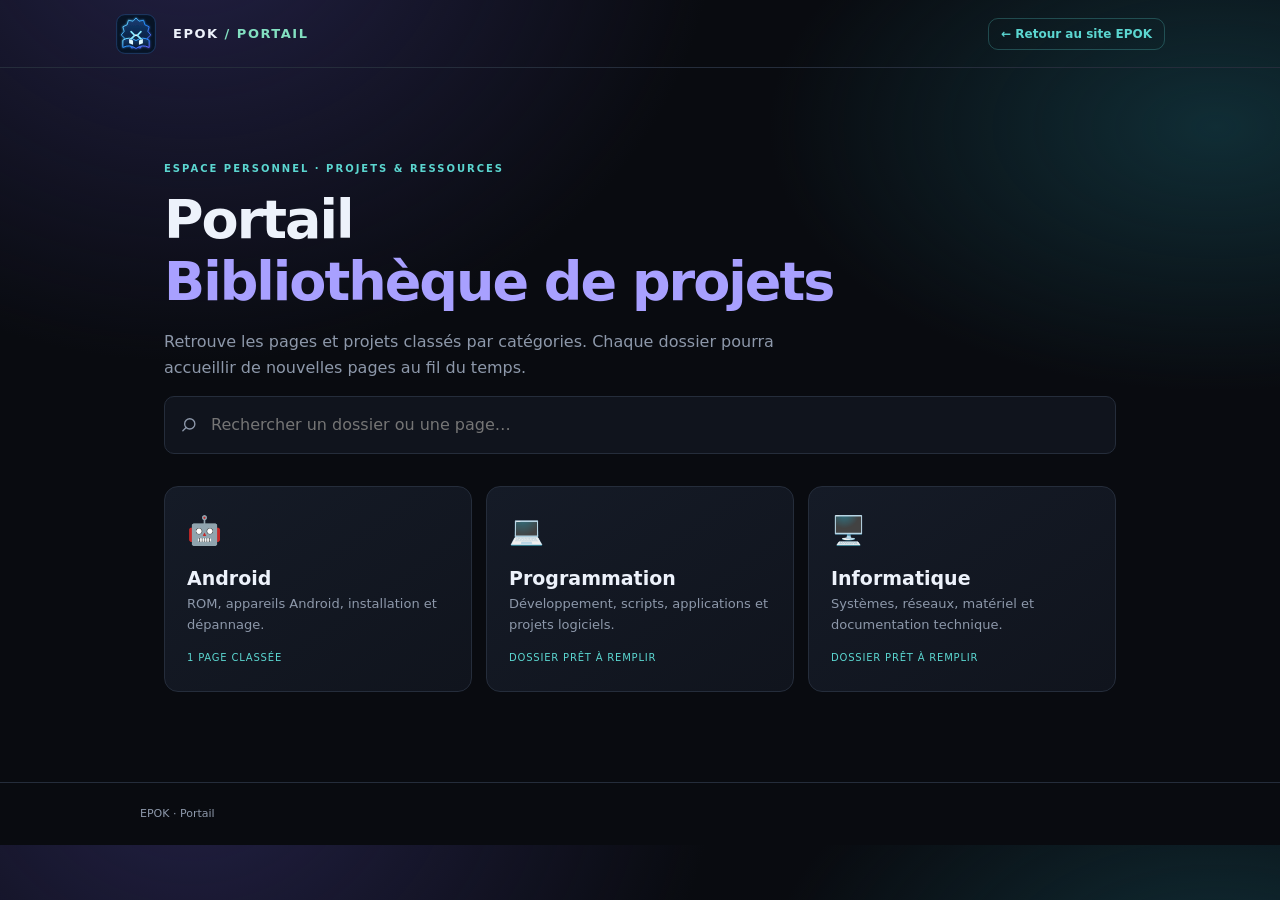
<file: index.html>
<!doctype html><html lang="fr"><head><meta charset="utf-8"><meta name="viewport" content="width=device-width,initial-scale=1"><link rel="icon" type="image/svg+xml" href="assets/epok-favicon.svg"><meta name="theme-color" content="#0b1220"><meta name="description" content="Espace de classement des projets et pages EPOK."><title>Portail · EPOK</title><style>

:root{--bg:#090b10;--panel:#10141d;--line:#252d3b;--txt:#edf2fb;--muted:#8d98aa;--mint:#5bd6d0;--blue:#a8a0ff}*{box-sizing:border-box}body{margin:0;background:radial-gradient(ellipse at 15% -10%,#222044 0,transparent 34%),radial-gradient(ellipse at 95% 15%,#102d35 0,transparent 26%),var(--bg);color:var(--txt);font:16px/1.6 Inter,ui-sans-serif,system-ui,-apple-system,Segoe UI,sans-serif}.top{height:68px;padding:0 max(calc((100vw - 1050px)/2),24px);display:flex;align-items:center;justify-content:space-between;border-bottom:1px solid var(--line)}.back-home{font:600 12px Inter,ui-sans-serif,system-ui,-apple-system,Segoe UI,sans-serif;color:var(--mint);padding:8px 12px;border:1px solid #5bd6d044;border-radius:10px;transition:.2s}.back-home:hover{background:#5bd6d012;border-color:var(--mint)}a{color:inherit;text-decoration:none}.brand{font:700 13px Inter,ui-sans-serif,system-ui,-apple-system,Segoe UI,sans-serif;letter-spacing:1.5px}.logo{display:inline-grid;place-items:center;background:var(--mint);color:#10251f;width:29px;height:29px;border-radius:8px;margin-right:9px}.logo-img{width:42px;height:42px;object-fit:contain;margin-right:10px;vertical-align:middle}main{max-width:1000px;margin:auto;padding:45px 24px 90px}.crumb{font-size:13px;color:var(--muted)}.crumb a{color:var(--mint)}.eyebrow{font-size:10px;letter-spacing:2px;color:var(--mint);font-weight:700;margin-top:48px}h1{font:700 clamp(34px,6vw,54px)/1.15 Inter,ui-sans-serif,system-ui,-apple-system,Segoe UI,sans-serif;letter-spacing:-2px;margin:12px 0}.lead{color:var(--muted);max-width:680px}.grid{display:grid;grid-template-columns:repeat(auto-fit,minmax(230px,1fr));gap:14px;margin-top:32px}.card{display:block;padding:22px;background:linear-gradient(145deg,#151b27,#10141d);border:1px solid var(--line);border-radius:14px;min-height:155px;transition:.2s}.card:hover{border-color:var(--mint);transform:translateY(-2px)}.ico{font-size:28px}.card h2{font:600 19px Inter,ui-sans-serif,system-ui,-apple-system,Segoe UI,sans-serif;margin:13px 0 5px}.card p{font-size:13px;color:var(--muted);margin:0}.tag{display:inline-block;margin-top:15px;font-size:10px;color:var(--mint);letter-spacing:.8px;text-transform:uppercase}.search{position:relative;max-width:650px;margin-top:28px}.search input{width:100%;padding:15px 18px 15px 46px;border:1px solid var(--line);border-radius:10px;background:#10141d;color:var(--txt);font:inherit;outline:none}.search input:focus{border-color:var(--mint)}.search .search-icon{position:absolute;left:16px;top:50%;transform:translateY(-50%);width:18px;height:18px;color:var(--muted);display:block;pointer-events:none}.empty{display:none;color:var(--muted);padding:18px;border:1px dashed var(--line);border-radius:10px;margin-top:15px}footer{border-top:1px solid var(--line);padding:22px max(calc((100vw - 1000px)/2),24px);color:var(--muted);font-size:11px}
</style></head><body><header class="top"><a class="brand" href="./"><img class="logo-img" src="assets/epok-logo.svg" alt="EPOK"> EPOK <span style="color:#83e0c1">/ PORTAIL</span></a><a class="back-home" href="https://epokdotexe.github.io/epok/">← Retour au site EPOK</a></header><main><div class="eyebrow">ESPACE PERSONNEL · PROJETS & RESSOURCES</div><h1>Portail<br><span style="color:var(--blue)">Bibliothèque de projets</span></h1><p class="lead">Retrouve les pages et projets classés par catégories. Chaque dossier pourra accueillir de nouvelles pages au fil du temps.</p><label class="search"><svg class="search-icon" viewBox="0 0 24 24" aria-hidden="true" focusable="false"><circle cx="13" cy="10.5" r="6.8" fill="none" stroke="currentColor" stroke-width="1.8"/><path d="m8.2 15.3-4.4 4.4" fill="none" stroke="currentColor" stroke-width="1.8" stroke-linecap="round"/></svg><input id="q" type="search" placeholder="Rechercher un dossier ou une page…" aria-label="Rechercher"></label><div class="grid" id="grid"><a class="card item" href="android/"><span class="ico">🤖</span><h2>Android</h2><p>ROM, appareils Android, installation et dépannage.</p><span class="tag">1 page classée</span></a><a class="card item" href="programmation/"><span class="ico">💻</span><h2>Programmation</h2><p>Développement, scripts, applications et projets logiciels.</p><span class="tag">Dossier prêt à remplir</span></a><a class="card item" href="informatique/"><span class="ico">🖥️</span><h2>Informatique</h2><p>Systèmes, réseaux, matériel et documentation technique.</p><span class="tag">Dossier prêt à remplir</span></a></div><p class="empty" id="empty">Aucun dossier trouvé.</p></main><footer>EPOK · Portail</footer><script>const q=document.getElementById('q'),items=[...document.querySelectorAll('.item')],empty=document.getElementById('empty');q.addEventListener('input',()=>{let n=0;const v=q.value.toLocaleLowerCase('fr').trim();items.forEach(x=>{const ok=x.innerText.toLocaleLowerCase('fr').includes(v);x.style.display=ok?'block':'none';if(ok)n++});empty.style.display=n?'none':'block'});</script></body></html>
</file>
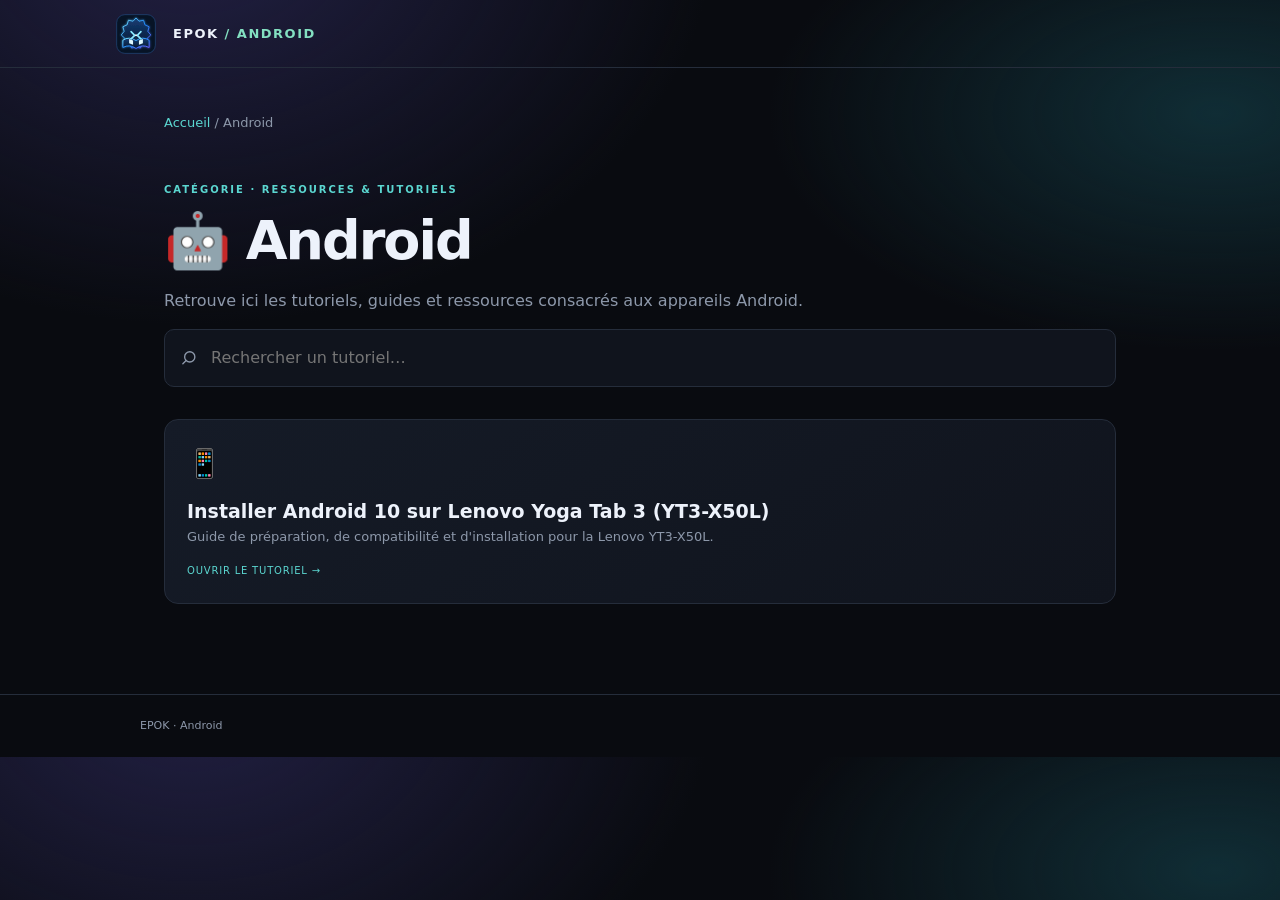
<file: android/index.html>
<!doctype html>
<html lang="fr"><head><meta charset="utf-8"><meta name="viewport" content="width=device-width,initial-scale=1"><link rel="icon" type="image/svg+xml" href="../assets/epok-logo.svg"><meta name="theme-color" content="#0b1220"><meta name="description" content="Retrouve ici les tutoriels, guides et ressources consacrés aux appareils Android."><title>Android · EPOK</title><style>:root{--bg:#090b10;--panel:#10141d;--line:#252d3b;--txt:#edf2fb;--muted:#8d98aa;--mint:#5bd6d0;--blue:#a8a0ff}
*{box-sizing:border-box}body{margin:0;background:radial-gradient(ellipse at 15% -10%,#222044 0,transparent 34%),radial-gradient(ellipse at 95% 15%,#102d35 0,transparent 26%),var(--bg);color:var(--txt);font:16px/1.6 Inter,ui-sans-serif,system-ui,-apple-system,Segoe UI,sans-serif}
.top{height:68px;padding:0 max(calc((100vw - 1050px)/2),24px);display:flex;align-items:center;border-bottom:1px solid var(--line)}
a{color:inherit;text-decoration:none}.brand{font:700 13px Inter,ui-sans-serif,system-ui,-apple-system,Segoe UI,sans-serif;letter-spacing:1.5px}
.logo{display:inline-grid;place-items:center;background:var(--mint);color:#10251f;width:29px;height:29px;border-radius:8px;margin-right:9px}
.logo-img{width:42px;height:42px;object-fit:contain;margin-right:10px;vertical-align:middle}main{max-width:1000px;margin:auto;padding:45px 24px 90px}.crumb{font-size:13px;color:var(--muted)}.crumb a{color:var(--mint)}
.eyebrow{font-size:10px;letter-spacing:2px;color:var(--mint);font-weight:700;margin-top:48px}
h1{font:700 clamp(34px,6vw,54px)/1.15 Inter,ui-sans-serif,system-ui,-apple-system,Segoe UI,sans-serif;letter-spacing:-2px;margin:12px 0}
.lead{color:var(--muted);max-width:680px}
.grid{display:grid;grid-template-columns:repeat(auto-fit,minmax(230px,1fr));gap:14px;margin-top:32px}
.card{display:block;padding:22px;background:linear-gradient(145deg,#151b27,#10141d);border:1px solid var(--line);border-radius:14px;min-height:155px;transition:.2s}
.card:hover{border-color:var(--mint);transform:translateY(-2px)}.ico{font-size:28px}
.card h2{font:600 19px Inter,ui-sans-serif,system-ui,-apple-system,Segoe UI,sans-serif;margin:13px 0 5px}.card p{font-size:13px;color:var(--muted);margin:0}
.tag{display:inline-block;margin-top:15px;font-size:10px;color:var(--mint);letter-spacing:.8px;text-transform:uppercase}
.search{position:relative;max-width:650px;margin-top:28px}.search input{width:100%;padding:15px 18px 15px 46px;border:1px solid var(--line);border-radius:10px;background:#10141d;color:var(--txt);font:inherit;outline:none}
.search input:focus{border-color:var(--mint)}.search .search-icon{position:absolute;left:16px;top:50%;transform:translateY(-50%);width:18px;height:18px;color:var(--muted);display:block;pointer-events:none}
.empty{display:none;color:var(--muted);padding:18px;border:1px dashed var(--line);border-radius:10px;margin-top:15px}
footer{border-top:1px solid var(--line);padding:22px max(calc((100vw - 1000px)/2),24px);color:var(--muted);font-size:11px}</style></head>
<body><header class="top"><a class="brand" href="../"><img class="logo-img" src="../assets/epok-logo.svg" alt="EPOK"> EPOK <span style="color:#83e0c1">/ ANDROID</span></a></header>
<main><div class="crumb"><a href="../">Accueil</a> / Android</div><div class="eyebrow">CATÉGORIE · RESSOURCES & TUTORIELS</div><h1>🤖 Android</h1><p class="lead">Retrouve ici les tutoriels, guides et ressources consacrés aux appareils Android.</p>
<label class="search"><svg class="search-icon" viewBox="0 0 24 24" aria-hidden="true" focusable="false"><circle cx="13" cy="10.5" r="6.8" fill="none" stroke="currentColor" stroke-width="1.8"/><path d="m8.2 15.3-4.4 4.4" fill="none" stroke="currentColor" stroke-width="1.8" stroke-linecap="round"/></svg><input id="q" type="search" placeholder="Rechercher un tutoriel…" aria-label="Rechercher un tutoriel"></label>
<div class="grid" id="grid"><a class="card item" href="install_android-10_on_lenovo_YT3-X50L"><span class="ico">📱</span><h2>Installer Android 10 sur Lenovo Yoga Tab 3 (YT3-X50L)</h2><p>Guide de préparation, de compatibilité et d'installation pour la Lenovo YT3-X50L.</p><span class="tag">Ouvrir le tutoriel →</span></a></div><p class="empty" id="empty">Aucun résultat trouvé.</p></main><footer>EPOK · Android</footer>
<script>const q=document.getElementById('q'),items=[...document.querySelectorAll('.item')],empty=document.getElementById('empty');q.addEventListener('input',()=>{let n=0;const v=q.value.toLocaleLowerCase('fr').trim();items.forEach(x=>{const ok=x.innerText.toLocaleLowerCase('fr').includes(v);x.style.display=ok?'block':'none';if(ok)n++});empty.style.display=n?'none':'block'});</script></body></html>
</file>
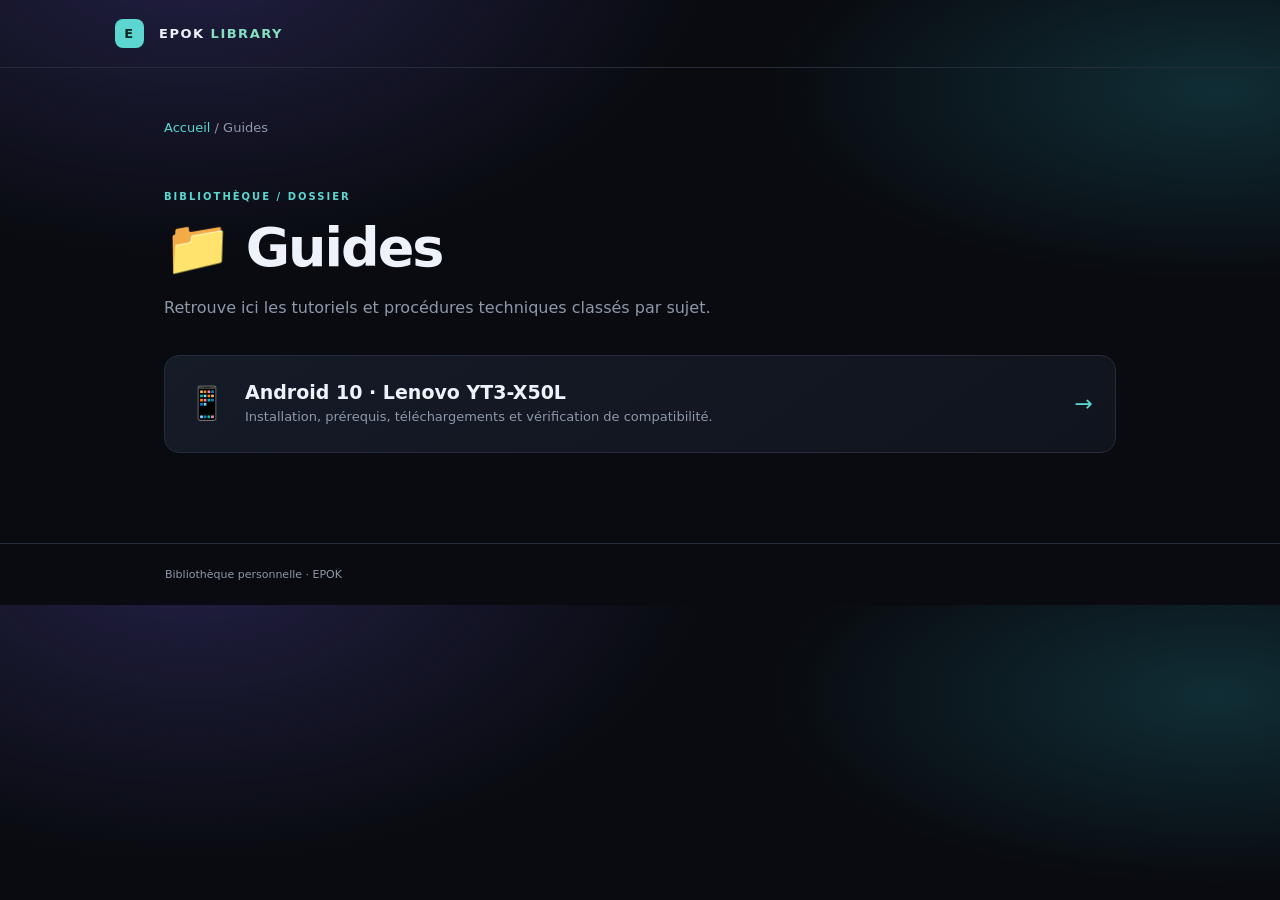
<file: guides/index.html>
<!doctype html>
<html lang="fr"><head><meta charset="utf-8"><meta name="viewport" content="width=device-width,initial-scale=1"><meta name="theme-color" content="#10141d"><meta name="description" content="Dossier des guides techniques."><title>Guides · Bibliothèque</title>
<style>
:root{--bg:#090b10;--panel:#10141d;--line:#252d3b;--txt:#edf2fb;--muted:#8d98aa;--mint:#5bd6d0;--blue:#a8a0ff}*{box-sizing:border-box}body{margin:0;background:radial-gradient(ellipse at 15% -10%,#222044 0,transparent 34%),radial-gradient(ellipse at 95% 15%,#102d35 0,transparent 26%),var(--bg);color:var(--txt);font:16px/1.6 Inter,ui-sans-serif,system-ui,-apple-system,Segoe UI,sans-serif}.top{height:68px;padding:0 max(calc((100vw - 1050px)/2),24px);display:flex;align-items:center;border-bottom:1px solid var(--line)}a{color:inherit;text-decoration:none}.brand{font:700 13px Inter,ui-sans-serif,system-ui,-apple-system,Segoe UI,sans-serif;letter-spacing:1.5px}.logo{display:inline-grid;place-items:center;background:var(--mint);color:#10251f;width:29px;height:29px;border-radius:8px;margin-right:9px}main{max-width:1000px;margin:auto;padding:50px 24px 90px}.crumb{font-size:13px;color:var(--muted)}.crumb a{color:var(--mint)}.eyebrow{font-size:10px;letter-spacing:2px;color:var(--mint);font-weight:700;margin-top:50px}h1{font:700 clamp(34px,6vw,54px)/1.15 Inter,ui-sans-serif,system-ui,-apple-system,Segoe UI,sans-serif;letter-spacing:-2px;margin:12px 0}.lead{color:var(--muted);max-width:650px}.folder{margin-top:35px;padding:22px;background:linear-gradient(145deg,#151b27,#10141d);border:1px solid var(--line);border-radius:15px;display:flex;gap:18px;align-items:center;transition:.2s}.folder:hover{border-color:var(--mint);transform:translateY(-2px)}.folder-icon{font-size:32px}.folder h2{font:600 19px Inter,ui-sans-serif,system-ui,-apple-system,Segoe UI,sans-serif;margin:0}.folder p{margin:4px 0 0;color:var(--muted);font-size:13px}.arrow{margin-left:auto;color:var(--mint);font-size:22px}footer{border-top:1px solid var(--line);padding:22px max(calc((100vw - 950px)/2),24px);color:var(--muted);font-size:11px}
</style></head><body><header class="top"><a class="brand" href="../../"><span class="logo">E</span> EPOK <span style="color:#83e0c1">LIBRARY</span></a></header><main><div class="crumb"><a href="../../">Accueil</a> / Guides</div><div class="eyebrow">BIBLIOTHÈQUE / DOSSIER</div><h1>📁 Guides</h1><p class="lead">Retrouve ici les tutoriels et procédures techniques classés par sujet.</p><a class="folder" href="android-10-lenovo-yt3-x50l/"><span class="folder-icon">📱</span><div><h2>Android 10 · Lenovo YT3-X50L</h2><p>Installation, prérequis, téléchargements et vérification de compatibilité.</p></div><span class="arrow">→</span></a></main><footer>Bibliothèque personnelle · EPOK</footer></body></html>
</file>
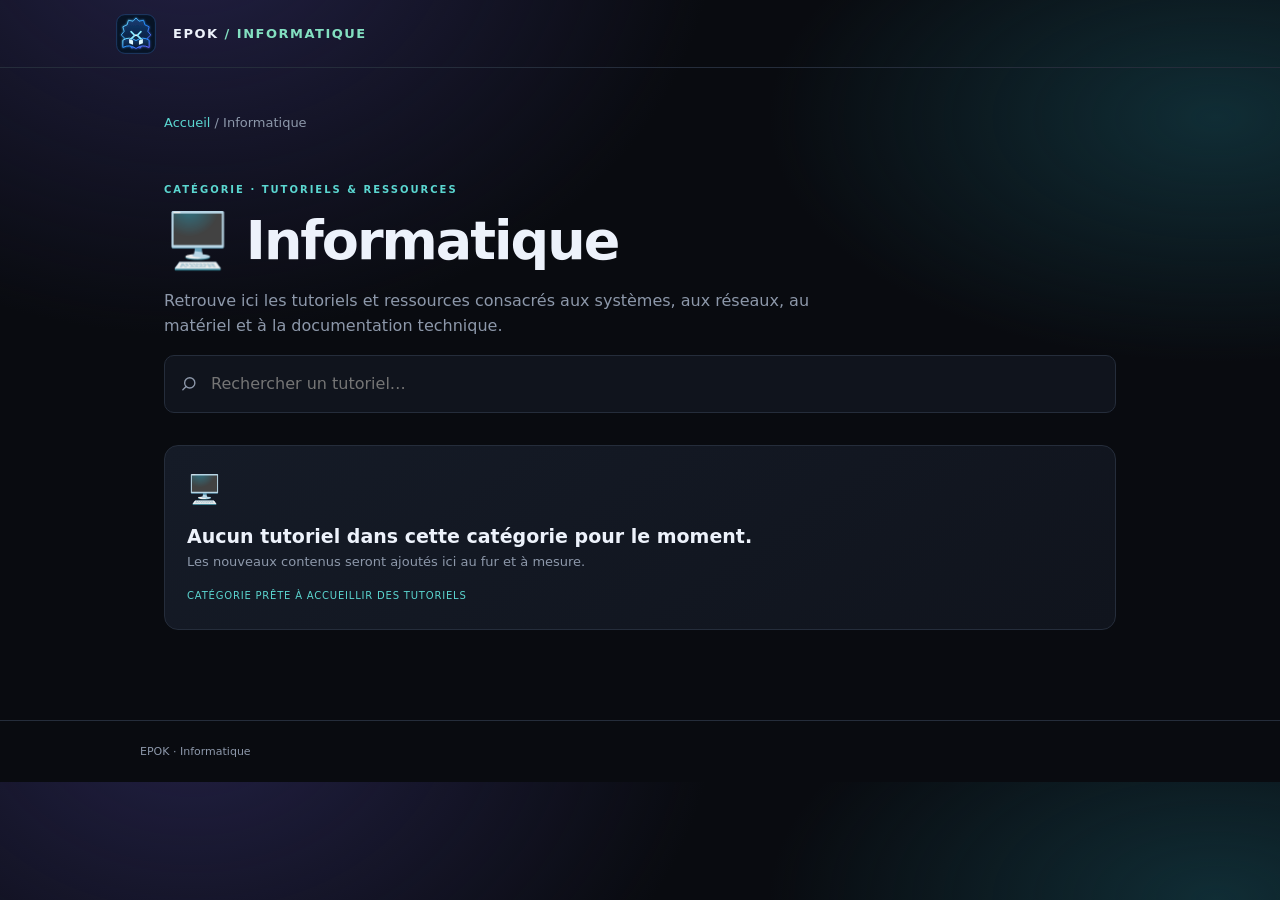
<file: informatique/index.html>
<!doctype html>
<html lang="fr"><head><meta charset="utf-8"><meta name="viewport" content="width=device-width,initial-scale=1"><link rel="icon" type="image/svg+xml" href="../assets/epok-logo.svg"><meta name="theme-color" content="#0b1220"><meta name="description" content="Retrouve ici les tutoriels et ressources consacrés aux systèmes, aux réseaux, au matériel et à la documentation technique."><title>Informatique · EPOK</title><style>:root{--bg:#090b10;--panel:#10141d;--line:#252d3b;--txt:#edf2fb;--muted:#8d98aa;--mint:#5bd6d0;--blue:#a8a0ff}
*{box-sizing:border-box}body{margin:0;background:radial-gradient(ellipse at 15% -10%,#222044 0,transparent 34%),radial-gradient(ellipse at 95% 15%,#102d35 0,transparent 26%),var(--bg);color:var(--txt);font:16px/1.6 Inter,ui-sans-serif,system-ui,-apple-system,Segoe UI,sans-serif}
.top{height:68px;padding:0 max(calc((100vw - 1050px)/2),24px);display:flex;align-items:center;border-bottom:1px solid var(--line)}
a{color:inherit;text-decoration:none}.brand{font:700 13px Inter,ui-sans-serif,system-ui,-apple-system,Segoe UI,sans-serif;letter-spacing:1.5px}
.logo{display:inline-grid;place-items:center;background:var(--mint);color:#10251f;width:29px;height:29px;border-radius:8px;margin-right:9px}
.logo-img{width:42px;height:42px;object-fit:contain;margin-right:10px;vertical-align:middle}main{max-width:1000px;margin:auto;padding:45px 24px 90px}.crumb{font-size:13px;color:var(--muted)}.crumb a{color:var(--mint)}
.eyebrow{font-size:10px;letter-spacing:2px;color:var(--mint);font-weight:700;margin-top:48px}
h1{font:700 clamp(34px,6vw,54px)/1.15 Inter,ui-sans-serif,system-ui,-apple-system,Segoe UI,sans-serif;letter-spacing:-2px;margin:12px 0}
.lead{color:var(--muted);max-width:680px}
.grid{display:grid;grid-template-columns:repeat(auto-fit,minmax(230px,1fr));gap:14px;margin-top:32px}
.card{display:block;padding:22px;background:linear-gradient(145deg,#151b27,#10141d);border:1px solid var(--line);border-radius:14px;min-height:155px;transition:.2s}
.card:hover{border-color:var(--mint);transform:translateY(-2px)}.ico{font-size:28px}
.card h2{font:600 19px Inter,ui-sans-serif,system-ui,-apple-system,Segoe UI,sans-serif;margin:13px 0 5px}.card p{font-size:13px;color:var(--muted);margin:0}
.tag{display:inline-block;margin-top:15px;font-size:10px;color:var(--mint);letter-spacing:.8px;text-transform:uppercase}
.search{position:relative;max-width:650px;margin-top:28px}.search input{width:100%;padding:15px 18px 15px 46px;border:1px solid var(--line);border-radius:10px;background:#10141d;color:var(--txt);font:inherit;outline:none}
.search input:focus{border-color:var(--mint)}.search .search-icon{position:absolute;left:16px;top:50%;transform:translateY(-50%);width:18px;height:18px;color:var(--muted);display:block;pointer-events:none}
.empty{display:none;color:var(--muted);padding:18px;border:1px dashed var(--line);border-radius:10px;margin-top:15px}
footer{border-top:1px solid var(--line);padding:22px max(calc((100vw - 1000px)/2),24px);color:var(--muted);font-size:11px}</style></head>
<body><header class="top"><a class="brand" href="../"><img class="logo-img" src="../assets/epok-logo.svg" alt="EPOK"> EPOK <span style="color:#83e0c1">/ INFORMATIQUE</span></a></header>
<main><div class="crumb"><a href="../">Accueil</a> / Informatique</div><div class="eyebrow">CATÉGORIE · TUTORIELS & RESSOURCES</div><h1>🖥️ Informatique</h1><p class="lead">Retrouve ici les tutoriels et ressources consacrés aux systèmes, aux réseaux, au matériel et à la documentation technique.</p>
<label class="search"><svg class="search-icon" viewBox="0 0 24 24" aria-hidden="true" focusable="false"><circle cx="13" cy="10.5" r="6.8" fill="none" stroke="currentColor" stroke-width="1.8"/><path d="m8.2 15.3-4.4 4.4" fill="none" stroke="currentColor" stroke-width="1.8" stroke-linecap="round"/></svg><input id="q" type="search" placeholder="Rechercher un tutoriel…" aria-label="Rechercher un tutoriel"></label>
<div class="grid" id="grid"><div class="card item"><span class="ico">🖥️</span><h2>Aucun tutoriel dans cette catégorie pour le moment.</h2><p>Les nouveaux contenus seront ajoutés ici au fur et à mesure.</p><span class="tag">Catégorie prête à accueillir des tutoriels</span></div></div><p class="empty" id="empty">Aucun résultat trouvé.</p></main><footer>EPOK · Informatique</footer>
<script>const q=document.getElementById('q'),items=[...document.querySelectorAll('.item')],empty=document.getElementById('empty');q.addEventListener('input',()=>{let n=0;const v=q.value.toLocaleLowerCase('fr').trim();items.forEach(x=>{const ok=x.innerText.toLocaleLowerCase('fr').includes(v);x.style.display=ok?'block':'none';if(ok)n++});empty.style.display=n?'none':'block'});</script></body></html>
</file>
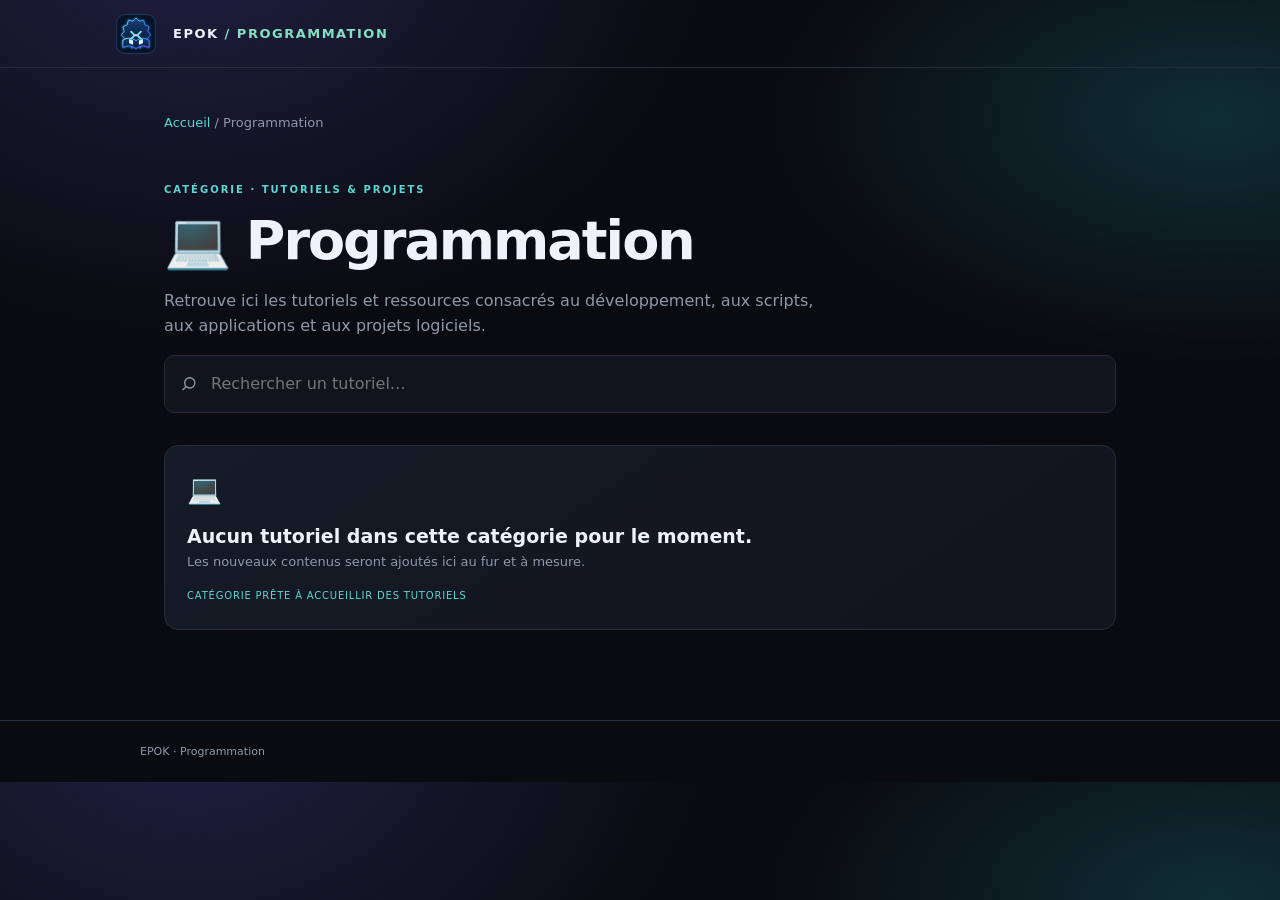
<file: programmation/index.html>
<!doctype html>
<html lang="fr"><head><meta charset="utf-8"><meta name="viewport" content="width=device-width,initial-scale=1"><link rel="icon" type="image/svg+xml" href="../assets/epok-logo.svg"><meta name="theme-color" content="#0b1220"><meta name="description" content="Retrouve ici les tutoriels et ressources consacrés au développement, aux scripts, aux applications et aux projets logiciels."><title>Programmation · EPOK</title><style>:root{--bg:#090b10;--panel:#10141d;--line:#252d3b;--txt:#edf2fb;--muted:#8d98aa;--mint:#5bd6d0;--blue:#a8a0ff}
*{box-sizing:border-box}body{margin:0;background:radial-gradient(ellipse at 15% -10%,#222044 0,transparent 34%),radial-gradient(ellipse at 95% 15%,#102d35 0,transparent 26%),var(--bg);color:var(--txt);font:16px/1.6 Inter,ui-sans-serif,system-ui,-apple-system,Segoe UI,sans-serif}
.top{height:68px;padding:0 max(calc((100vw - 1050px)/2),24px);display:flex;align-items:center;border-bottom:1px solid var(--line)}
a{color:inherit;text-decoration:none}.brand{font:700 13px Inter,ui-sans-serif,system-ui,-apple-system,Segoe UI,sans-serif;letter-spacing:1.5px}
.logo{display:inline-grid;place-items:center;background:var(--mint);color:#10251f;width:29px;height:29px;border-radius:8px;margin-right:9px}
.logo-img{width:42px;height:42px;object-fit:contain;margin-right:10px;vertical-align:middle}main{max-width:1000px;margin:auto;padding:45px 24px 90px}.crumb{font-size:13px;color:var(--muted)}.crumb a{color:var(--mint)}
.eyebrow{font-size:10px;letter-spacing:2px;color:var(--mint);font-weight:700;margin-top:48px}
h1{font:700 clamp(34px,6vw,54px)/1.15 Inter,ui-sans-serif,system-ui,-apple-system,Segoe UI,sans-serif;letter-spacing:-2px;margin:12px 0}
.lead{color:var(--muted);max-width:680px}
.grid{display:grid;grid-template-columns:repeat(auto-fit,minmax(230px,1fr));gap:14px;margin-top:32px}
.card{display:block;padding:22px;background:linear-gradient(145deg,#151b27,#10141d);border:1px solid var(--line);border-radius:14px;min-height:155px;transition:.2s}
.card:hover{border-color:var(--mint);transform:translateY(-2px)}.ico{font-size:28px}
.card h2{font:600 19px Inter,ui-sans-serif,system-ui,-apple-system,Segoe UI,sans-serif;margin:13px 0 5px}.card p{font-size:13px;color:var(--muted);margin:0}
.tag{display:inline-block;margin-top:15px;font-size:10px;color:var(--mint);letter-spacing:.8px;text-transform:uppercase}
.search{position:relative;max-width:650px;margin-top:28px}.search input{width:100%;padding:15px 18px 15px 46px;border:1px solid var(--line);border-radius:10px;background:#10141d;color:var(--txt);font:inherit;outline:none}
.search input:focus{border-color:var(--mint)}.search .search-icon{position:absolute;left:16px;top:50%;transform:translateY(-50%);width:18px;height:18px;color:var(--muted);display:block;pointer-events:none}
.empty{display:none;color:var(--muted);padding:18px;border:1px dashed var(--line);border-radius:10px;margin-top:15px}
footer{border-top:1px solid var(--line);padding:22px max(calc((100vw - 1000px)/2),24px);color:var(--muted);font-size:11px}</style></head>
<body><header class="top"><a class="brand" href="../"><img class="logo-img" src="../assets/epok-logo.svg" alt="EPOK"> EPOK <span style="color:#83e0c1">/ PROGRAMMATION</span></a></header>
<main><div class="crumb"><a href="../">Accueil</a> / Programmation</div><div class="eyebrow">CATÉGORIE · TUTORIELS & PROJETS</div><h1>💻 Programmation</h1><p class="lead">Retrouve ici les tutoriels et ressources consacrés au développement, aux scripts, aux applications et aux projets logiciels.</p>
<label class="search"><svg class="search-icon" viewBox="0 0 24 24" aria-hidden="true" focusable="false"><circle cx="13" cy="10.5" r="6.8" fill="none" stroke="currentColor" stroke-width="1.8"/><path d="m8.2 15.3-4.4 4.4" fill="none" stroke="currentColor" stroke-width="1.8" stroke-linecap="round"/></svg><input id="q" type="search" placeholder="Rechercher un tutoriel…" aria-label="Rechercher un tutoriel"></label>
<div class="grid" id="grid"><div class="card item"><span class="ico">💻</span><h2>Aucun tutoriel dans cette catégorie pour le moment.</h2><p>Les nouveaux contenus seront ajoutés ici au fur et à mesure.</p><span class="tag">Catégorie prête à accueillir des tutoriels</span></div></div><p class="empty" id="empty">Aucun résultat trouvé.</p></main><footer>EPOK · Programmation</footer>
<script>const q=document.getElementById('q'),items=[...document.querySelectorAll('.item')],empty=document.getElementById('empty');q.addEventListener('input',()=>{let n=0;const v=q.value.toLocaleLowerCase('fr').trim();items.forEach(x=>{const ok=x.innerText.toLocaleLowerCase('fr').includes(v);x.style.display=ok?'block':'none';if(ok)n++});empty.style.display=n?'none':'block'});</script></body></html>
</file>
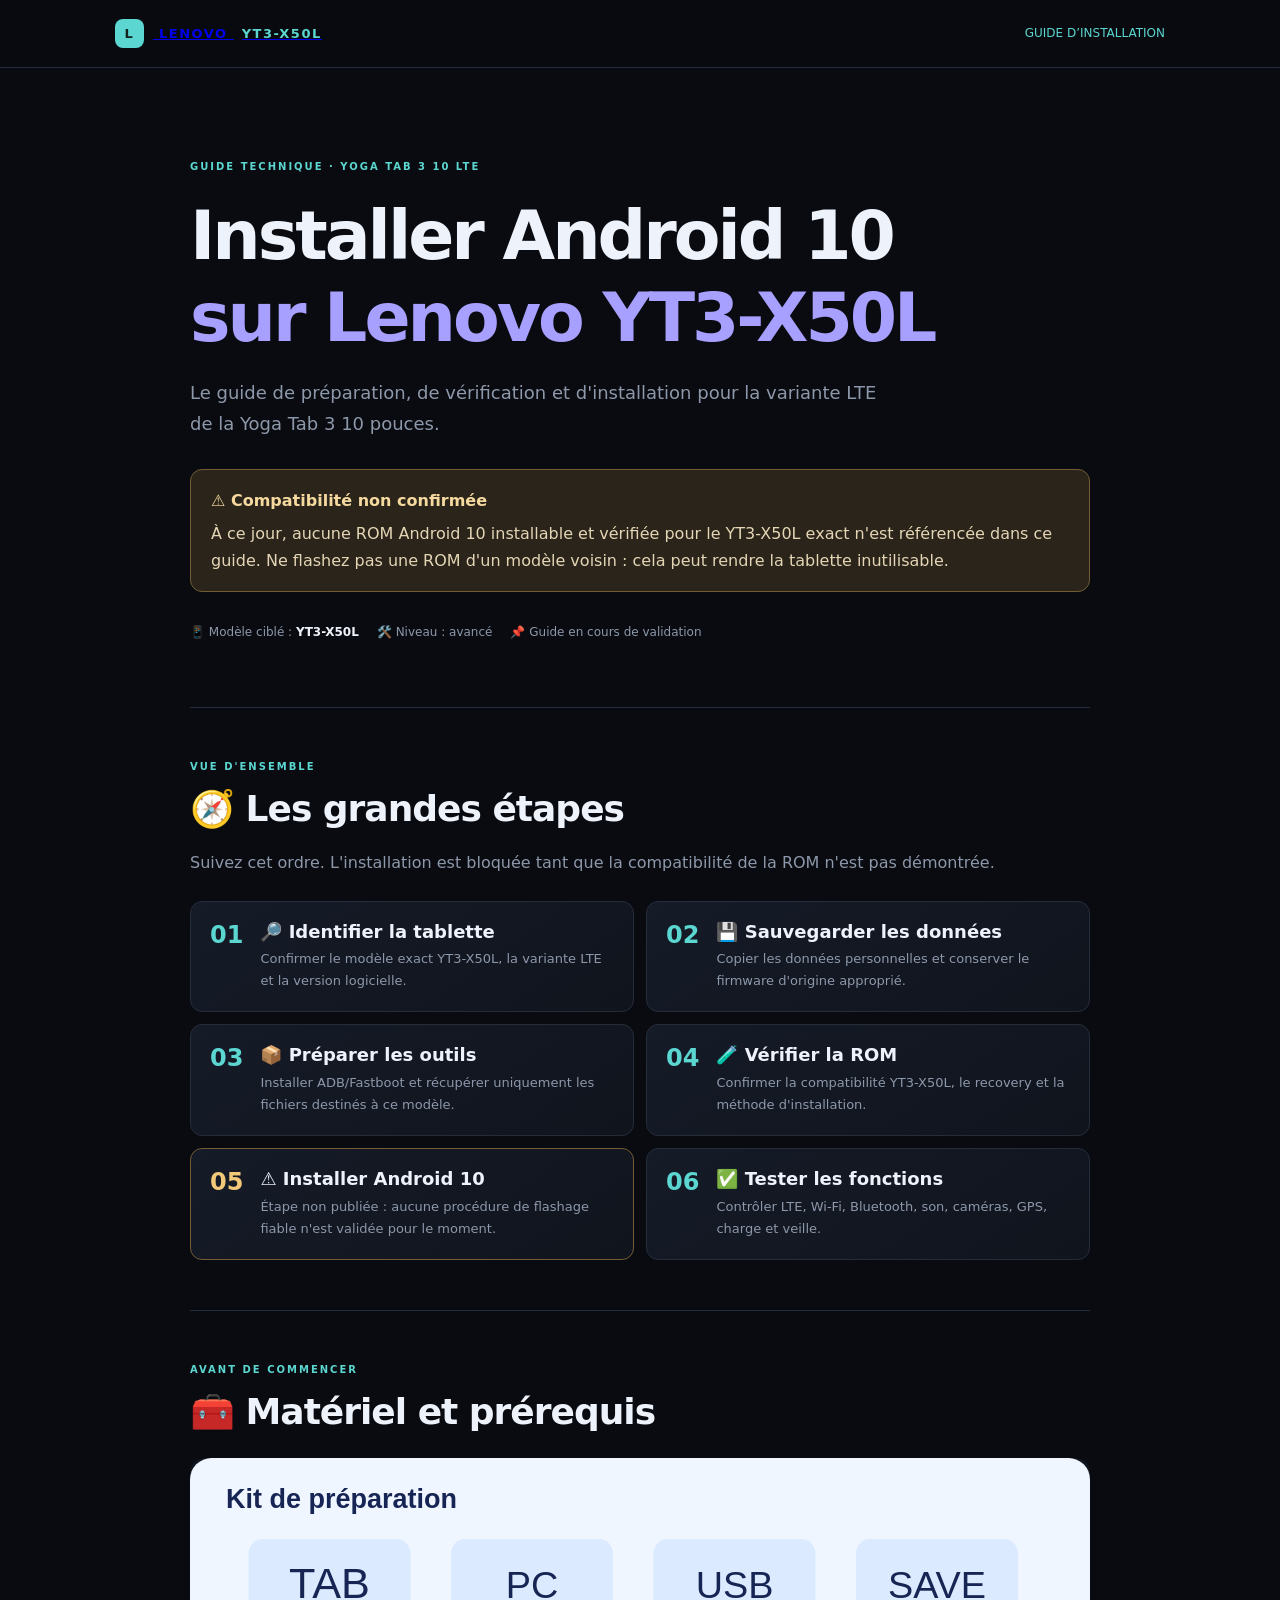
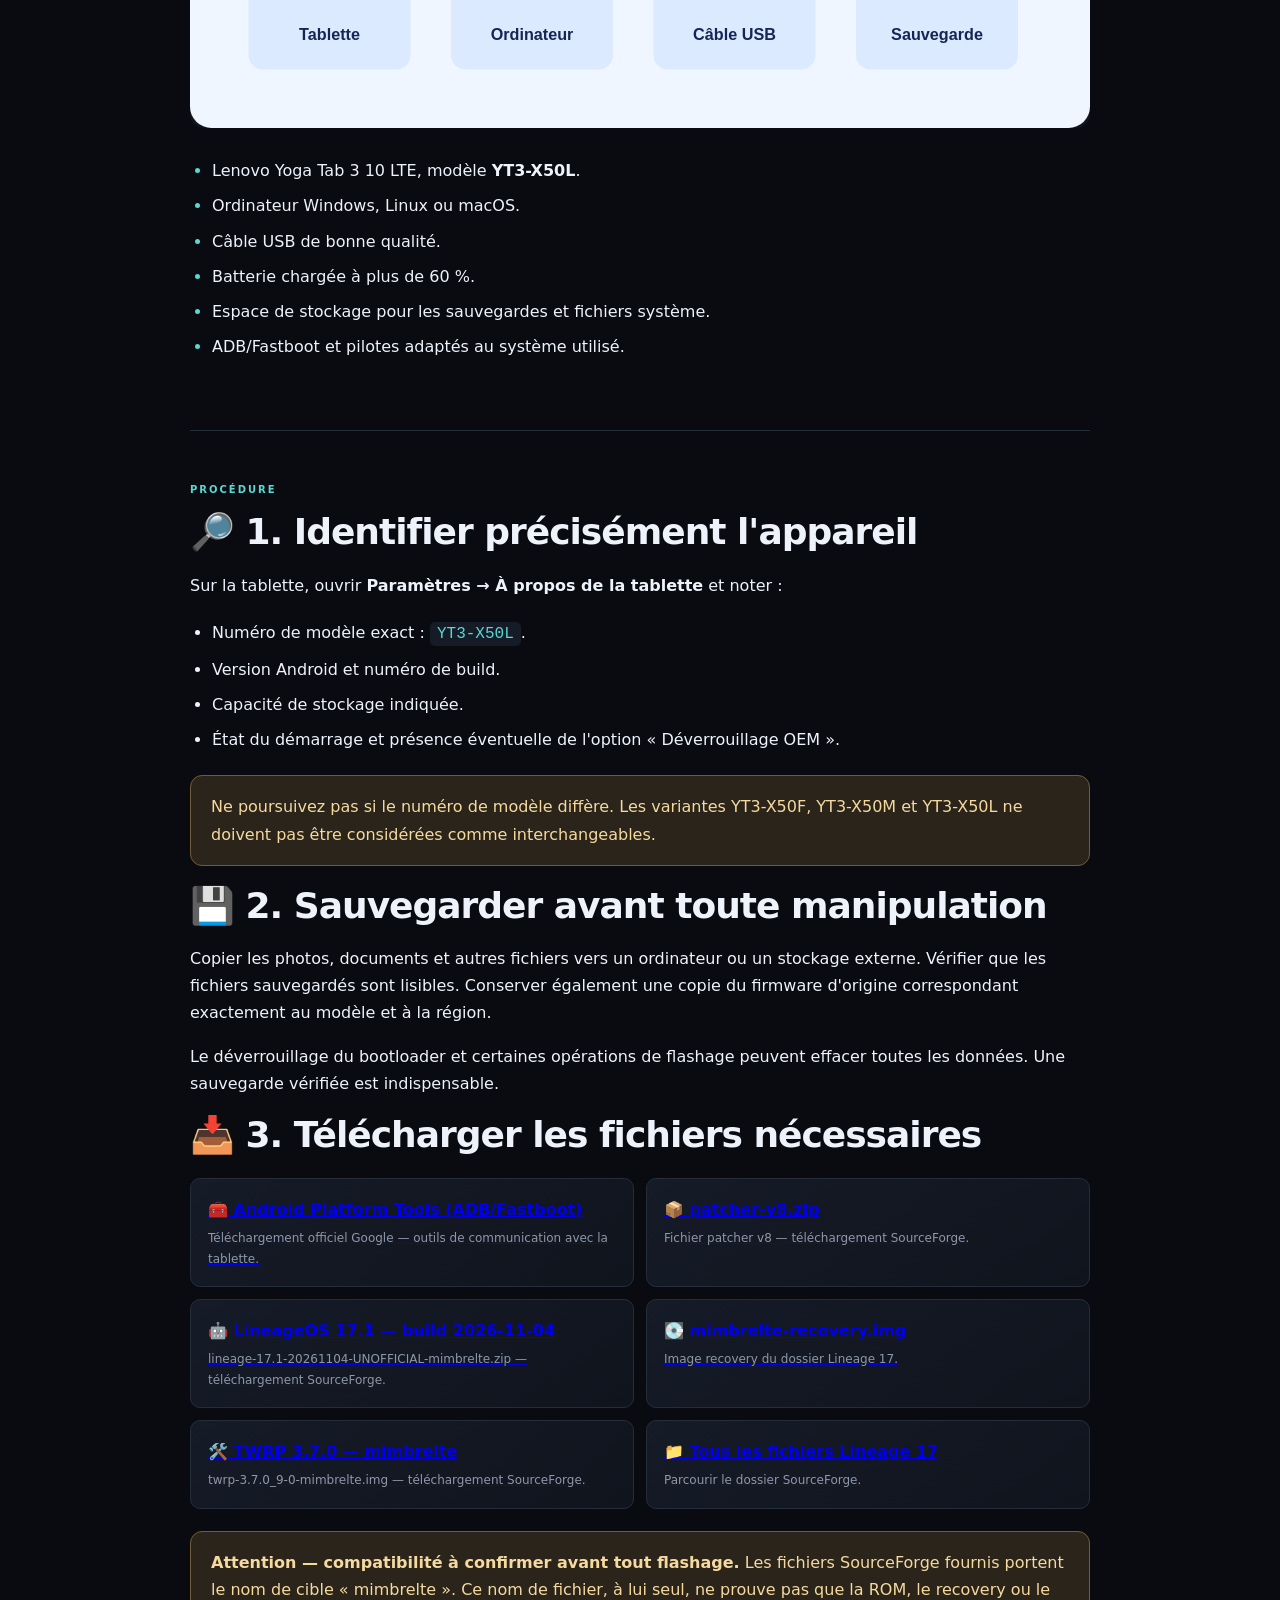
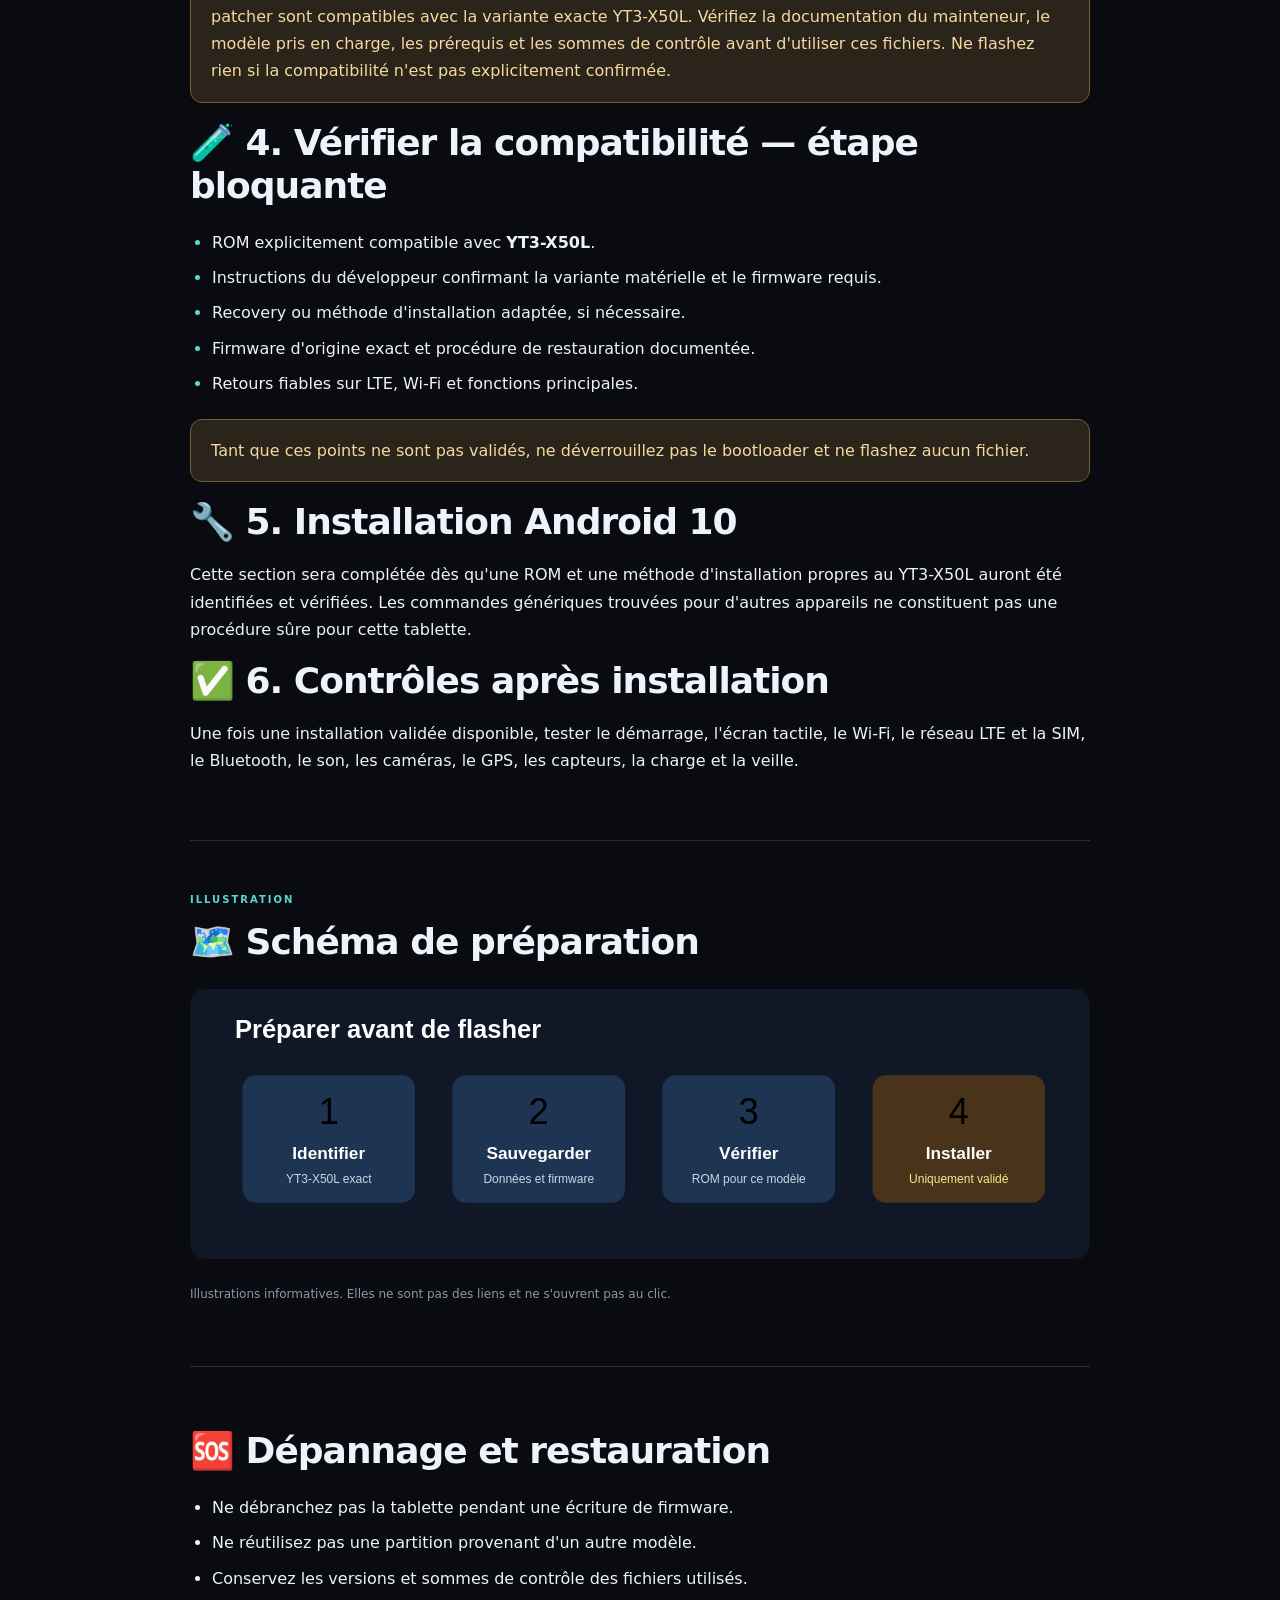
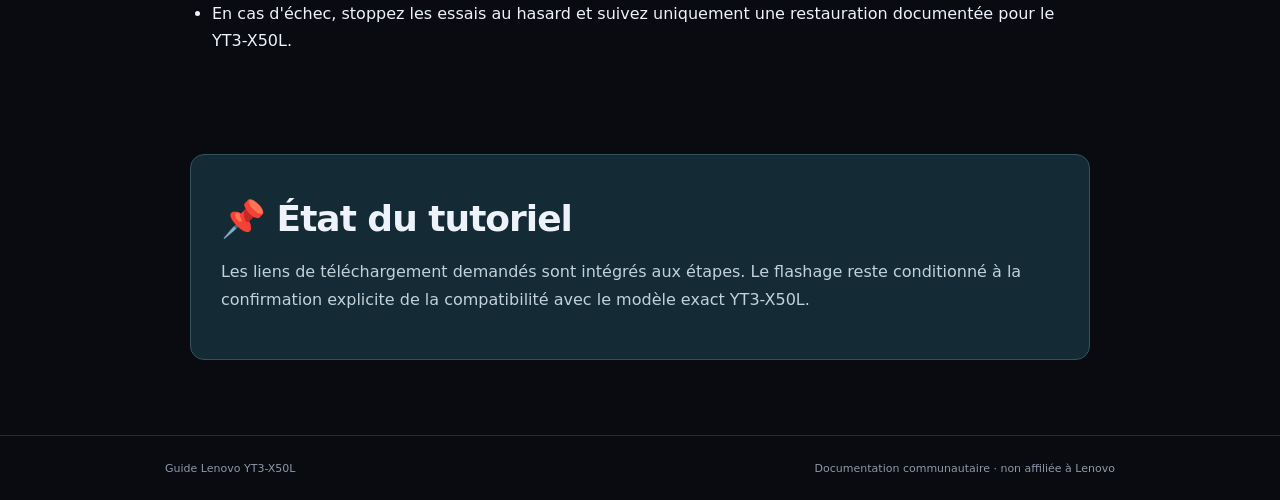
<file: guides/android-10-lenovo-yt3-x50l/index.html>
<!doctype html>
<html lang="fr">
<head>
<meta charset="utf-8"><meta name="viewport" content="width=device-width,initial-scale=1">
<meta name="theme-color" content="#10141d"><meta name="description" content="Tutoriel de préparation Android 10 pour Lenovo Yoga Tab 3 YT3-X50L.">
<title>Android 10 · Lenovo YT3-X50L</title><style>
:root{--bg:#090b10;--panel:#10141d;--line:#252d3b;--txt:#edf2fb;--muted:#8d98aa;--mint:#5bd6d0;--blue:#a8a0ff;--amber:#f2c879}*{box-sizing:border-box}html{scroll-behavior:smooth}body{margin:0;background:var(--bg);color:var(--txt);font:16px/1.7 Inter,ui-sans-serif,system-ui,-apple-system,Segoe UI,sans-serif}.top{height:68px;padding:0 max(calc((100vw - 1050px)/2),24px);display:flex;align-items:center;justify-content:space-between;border-bottom:1px solid var(--line);position:sticky;top:0;background:#090b10ed;backdrop-filter:blur(12px);z-index:5}.brand{font:700 13px Inter,ui-sans-serif,system-ui,-apple-system,Segoe UI,sans-serif;letter-spacing:1.5px}.brand i{font-style:normal;color:var(--mint);margin-left:8px}.logo{display:inline-grid;place-items:center;background:var(--mint);color:#10251f;width:29px;height:29px;border-radius:8px;margin-right:9px}.github{font-size:12px;color:var(--mint)}main{max-width:950px;padding:0 25px;margin:auto}.hero{padding:90px 0 65px}.eyebrow{font-size:10px;letter-spacing:2px;font-weight:700;color:var(--mint)}h1,h2,h3{font-family:Inter,ui-sans-serif,system-ui,-apple-system,Segoe UI,sans-serif;line-height:1.2}h1{font-size:clamp(40px,7vw,68px);letter-spacing:-3px;margin:20px 0}h1 span{color:var(--blue)}h2{font-size:clamp(26px,4vw,36px);letter-spacing:-1px;margin:12px 0 18px}h3{font-size:18px;margin:0 0 6px}.lead{font-size:18px;color:var(--muted);max-width:690px}.notice,.warning{border:1px solid #725c35;background:#2a241a;border-radius:12px;padding:17px 20px;color:#f5d99f}.notice{margin:30px 0}.notice p{margin:5px 0 0;color:#e4d5b5}.meta{display:flex;gap:18px;flex-wrap:wrap;color:var(--muted);font-size:12px}.meta b{color:var(--txt)}.section{padding:50px 0;border-top:1px solid var(--line)}.muted{color:var(--muted)}.steps{display:grid;grid-template-columns:1fr 1fr;gap:12px;margin-top:25px}.steps article{display:flex;gap:17px;padding:19px;background:linear-gradient(145deg,#151b27,#10141d);border:1px solid var(--line);border-radius:12px}.steps article>b{font:700 24px Inter,ui-sans-serif,system-ui,-apple-system,Segoe UI,sans-serif;color:var(--mint)}.steps p{color:var(--muted);font-size:13px;margin:0}.steps .blocked{border-color:#765c35}.steps .blocked>b{color:var(--amber)}.diagram{display:block;width:100%;height:auto;border-radius:14px;margin:25px 0;background:#10141d;pointer-events:none;user-select:none;-webkit-user-drag:none}.check,section ul{padding-left:22px}li{padding:4px 0}.check li::marker{color:var(--mint)}code{background:#151b27;padding:3px 7px;border-radius:5px;color:var(--mint)}.warning{margin:18px 0}.resources{display:grid;grid-template-columns:1fr 1fr;gap:12px;margin:22px 0}.resources a{padding:17px;background:linear-gradient(145deg,#151b27,#10141d);border:1px solid var(--line);border-radius:10px;display:flex;flex-direction:column;gap:5px}.resources a:hover{border-color:var(--mint)}.resources span{font-size:12px;color:var(--muted)}.small{font-size:12px}.end{margin:30px 0 75px;padding:30px;background:#142a35;border:1px solid #31545a;border-radius:14px}.end p{color:#c1d2d9}.button{display:inline-block;background:var(--mint);color:#10251f;font-weight:700;padding:11px 17px;border-radius:8px;font-size:13px}footer{border-top:1px solid var(--line);padding:24px max(calc((100vw - 950px)/2),24px);display:flex;justify-content:space-between;gap:15px;color:var(--muted);font-size:11px}@media(max-width:650px){.steps,.resources{grid-template-columns:1fr}.hero{padding:65px 0 48px}h1{letter-spacing:-2px}.meta{gap:8px 15px}.top{padding:0 18px}footer{padding:22px;flex-direction:column}}

</style>
</head>
<body>
<header class="top"><a class="brand" href="#top"><span class="logo">L</span> LENOVO <i>YT3-X50L</i></a><span class="github">GUIDE D’INSTALLATION</span></header>
<main id="top">
<section class="hero"><div class="eyebrow">GUIDE TECHNIQUE · YOGA TAB 3 10 LTE</div><h1>Installer Android 10<br><span>sur Lenovo YT3-X50L</span></h1><p class="lead">Le guide de préparation, de vérification et d'installation pour la variante LTE de la Yoga Tab 3 10 pouces.</p><div class="notice"><strong>⚠️ Compatibilité non confirmée</strong><p>À ce jour, aucune ROM Android 10 installable et vérifiée pour le YT3-X50L exact n'est référencée dans ce guide. Ne flashez pas une ROM d'un modèle voisin : cela peut rendre la tablette inutilisable.</p></div><div class="meta"><span>📱 Modèle ciblé : <b>YT3-X50L</b></span><span>🛠️ Niveau : avancé</span><span>📌 Guide en cours de validation</span></div></section>
<section class="section"><div class="eyebrow">VUE D'ENSEMBLE</div><h2>🧭 Les grandes étapes</h2><p class="muted">Suivez cet ordre. L'installation est bloquée tant que la compatibilité de la ROM n'est pas démontrée.</p>
<div class="steps">
<article><b>01</b><div><h3>🔎 Identifier la tablette</h3><p>Confirmer le modèle exact YT3-X50L, la variante LTE et la version logicielle.</p></div></article>
<article><b>02</b><div><h3>💾 Sauvegarder les données</h3><p>Copier les données personnelles et conserver le firmware d'origine approprié.</p></div></article>
<article><b>03</b><div><h3>📦 Préparer les outils</h3><p>Installer ADB/Fastboot et récupérer uniquement les fichiers destinés à ce modèle.</p></div></article>
<article><b>04</b><div><h3>🧪 Vérifier la ROM</h3><p>Confirmer la compatibilité YT3-X50L, le recovery et la méthode d'installation.</p></div></article>
<article class="blocked"><b>05</b><div><h3>⚠️ Installer Android 10</h3><p>Étape non publiée : aucune procédure de flashage fiable n'est validée pour le moment.</p></div></article>
<article><b>06</b><div><h3>✅ Tester les fonctions</h3><p>Contrôler LTE, Wi-Fi, Bluetooth, son, caméras, GPS, charge et veille.</p></div></article>
</div></section>
<section class="section"><div class="eyebrow">AVANT DE COMMENCER</div><h2>🧰 Matériel et prérequis</h2><img class="diagram" src="../../images/materiel.svg" alt="Illustration du matériel nécessaire : tablette, ordinateur, câble USB et sauvegarde"><ul class="check"><li>Lenovo Yoga Tab 3 10 LTE, modèle <b>YT3-X50L</b>.</li><li>Ordinateur Windows, Linux ou macOS.</li><li>Câble USB de bonne qualité.</li><li>Batterie chargée à plus de 60 %.</li><li>Espace de stockage pour les sauvegardes et fichiers système.</li><li>ADB/Fastboot et pilotes adaptés au système utilisé.</li></ul></section>
<section class="section"><div class="eyebrow">PROCÉDURE</div><h2 id="identifier">🔎 1. Identifier précisément l'appareil</h2><p>Sur la tablette, ouvrir <b>Paramètres → À propos de la tablette</b> et noter :</p><ul><li>Numéro de modèle exact : <code>YT3-X50L</code>.</li><li>Version Android et numéro de build.</li><li>Capacité de stockage indiquée.</li><li>État du démarrage et présence éventuelle de l'option « Déverrouillage OEM ».</li></ul><p class="warning">Ne poursuivez pas si le numéro de modèle diffère. Les variantes YT3-X50F, YT3-X50M et YT3-X50L ne doivent pas être considérées comme interchangeables.</p>
<h2 id="sauvegarder">💾 2. Sauvegarder avant toute manipulation</h2><p>Copier les photos, documents et autres fichiers vers un ordinateur ou un stockage externe. Vérifier que les fichiers sauvegardés sont lisibles. Conserver également une copie du firmware d'origine correspondant exactement au modèle et à la région.</p><p>Le déverrouillage du bootloader et certaines opérations de flashage peuvent effacer toutes les données. Une sauvegarde vérifiée est indispensable.</p>
<h2 id="telechargements">📥 3. Télécharger les fichiers nécessaires</h2><div class="resources">
<a href="https://developer.android.com/tools/releases/platform-tools?hl=fr" target="_blank" rel="noopener noreferrer"><b>🧰 Android Platform Tools (ADB/Fastboot)</b><span>Téléchargement officiel Google — outils de communication avec la tablette.</span></a>
<a href="https://sourceforge.net/projects/lenovo-yoga-tab-3-builds/files/Lineage%2017/patcher-v8.zip/download" target="_blank" rel="noopener noreferrer"><b>📦 patcher-v8.zip</b><span>Fichier patcher v8 — téléchargement SourceForge.</span></a>
<a href="https://sourceforge.net/projects/lenovo-yoga-tab-3-builds/files/Lineage%2017/lineage-17.1-20261104-UNOFFICIAL-mimbrelte.zip/download" target="_blank" rel="noopener noreferrer"><b>🤖 LineageOS 17.1 — build 2026-11-04</b><span>lineage-17.1-20261104-UNOFFICIAL-mimbrelte.zip — téléchargement SourceForge.</span></a>
<a href="https://sourceforge.net/projects/lenovo-yoga-tab-3-builds/files/Lineage%2017/mimbrelte-recovery.img/download" target="_blank" rel="noopener noreferrer"><b>💽 mimbrelte-recovery.img</b><span>Image recovery du dossier Lineage 17.</span></a>
<a href="https://sourceforge.net/projects/twrp-msm8909/files/twrp-3.7.0_9-0-mimbrelte.img/download" target="_blank" rel="noopener noreferrer"><b>🛠️ TWRP 3.7.0 — mimbrelte</b><span>twrp-3.7.0_9-0-mimbrelte.img — téléchargement SourceForge.</span></a>
<a href="https://sourceforge.net/projects/lenovo-yoga-tab-3-builds/files/Lineage%2017/" target="_blank" rel="noopener noreferrer"><b>📁 Tous les fichiers Lineage 17</b><span>Parcourir le dossier SourceForge.</span></a>
</div><p class="warning"><b>Attention — compatibilité à confirmer avant tout flashage.</b> Les fichiers SourceForge fournis portent le nom de cible « mimbrelte ». Ce nom de fichier, à lui seul, ne prouve pas que la ROM, le recovery ou le patcher sont compatibles avec la variante exacte YT3-X50L. Vérifiez la documentation du mainteneur, le modèle pris en charge, les prérequis et les sommes de contrôle avant d'utiliser ces fichiers. Ne flashez rien si la compatibilité n'est pas explicitement confirmée.</p>
<h2 id="compatibilite">🧪 4. Vérifier la compatibilité — étape bloquante</h2><ul class="check"><li>ROM explicitement compatible avec <b>YT3-X50L</b>.</li><li>Instructions du développeur confirmant la variante matérielle et le firmware requis.</li><li>Recovery ou méthode d'installation adaptée, si nécessaire.</li><li>Firmware d'origine exact et procédure de restauration documentée.</li><li>Retours fiables sur LTE, Wi-Fi et fonctions principales.</li></ul><p class="warning">Tant que ces points ne sont pas validés, ne déverrouillez pas le bootloader et ne flashez aucun fichier.</p>
<h2 id="installation">🔧 5. Installation Android 10</h2><p>Cette section sera complétée dès qu'une ROM et une méthode d'installation propres au YT3-X50L auront été identifiées et vérifiées. Les commandes génériques trouvées pour d'autres appareils ne constituent pas une procédure sûre pour cette tablette.</p>
<h2 id="tests">✅ 6. Contrôles après installation</h2><p>Une fois une installation validée disponible, tester le démarrage, l'écran tactile, le Wi-Fi, le réseau LTE et la SIM, le Bluetooth, le son, les caméras, le GPS, les capteurs, la charge et la veille.</p></section>
<section class="section"><div class="eyebrow">ILLUSTRATION</div><h2>🗺️ Schéma de préparation</h2><img class="diagram" src="../../images/etapes.svg" alt="Schéma des étapes : identifier, sauvegarder, vérifier et installer uniquement si compatible"><p class="muted small">Illustrations informatives. Elles ne sont pas des liens et ne s'ouvrent pas au clic.</p></section>
<section class="section"><h2>🆘 Dépannage et restauration</h2><ul><li>Ne débranchez pas la tablette pendant une écriture de firmware.</li><li>Ne réutilisez pas une partition provenant d'un autre modèle.</li><li>Conservez les versions et sommes de contrôle des fichiers utilisés.</li><li>En cas d'échec, stoppez les essais au hasard et suivez uniquement une restauration documentée pour le YT3-X50L.</li></ul></section>
<section class="end"><h2>📌 État du tutoriel</h2><p>Les liens de téléchargement demandés sont intégrés aux étapes. Le flashage reste conditionné à la confirmation explicite de la compatibilité avec le modèle exact YT3-X50L.</p></section>
</main><footer><span>Guide Lenovo YT3-X50L</span><span>Documentation communautaire · non affiliée à Lenovo</span></footer>
</body></html>
</file>
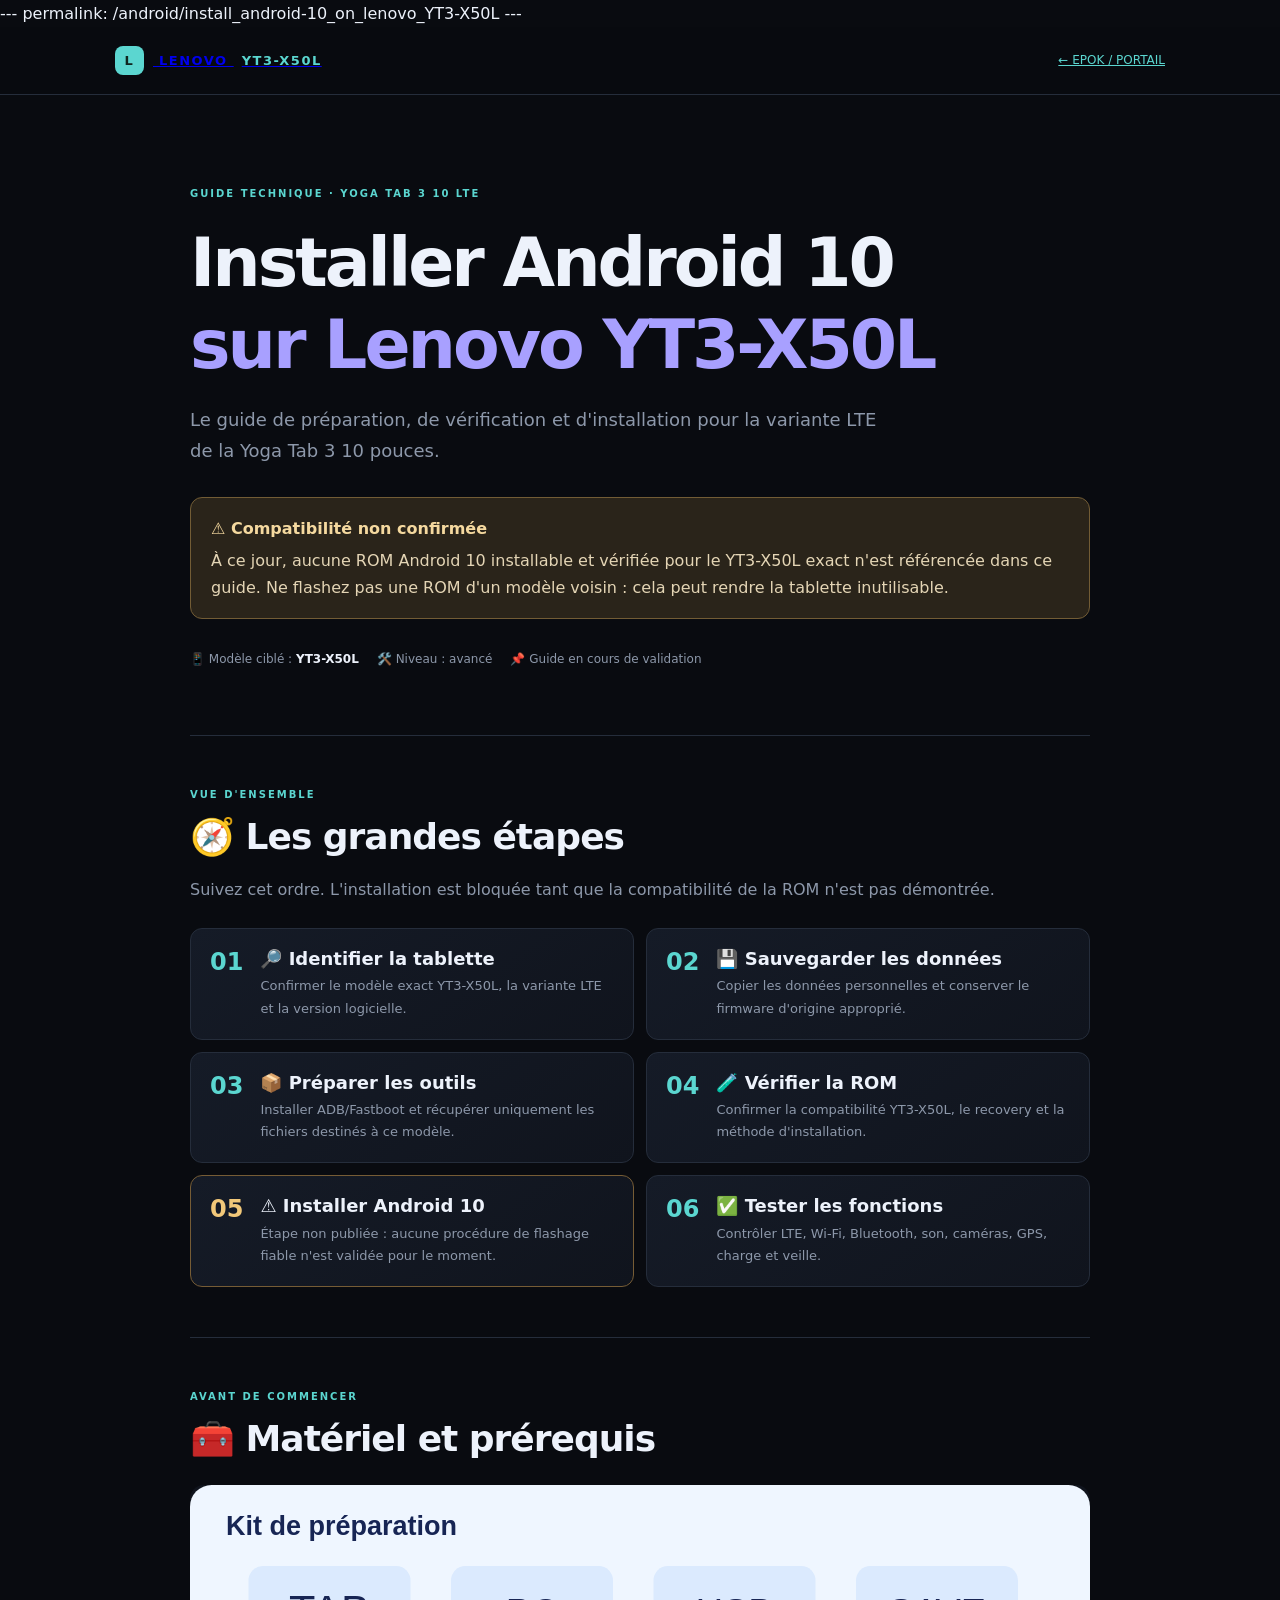
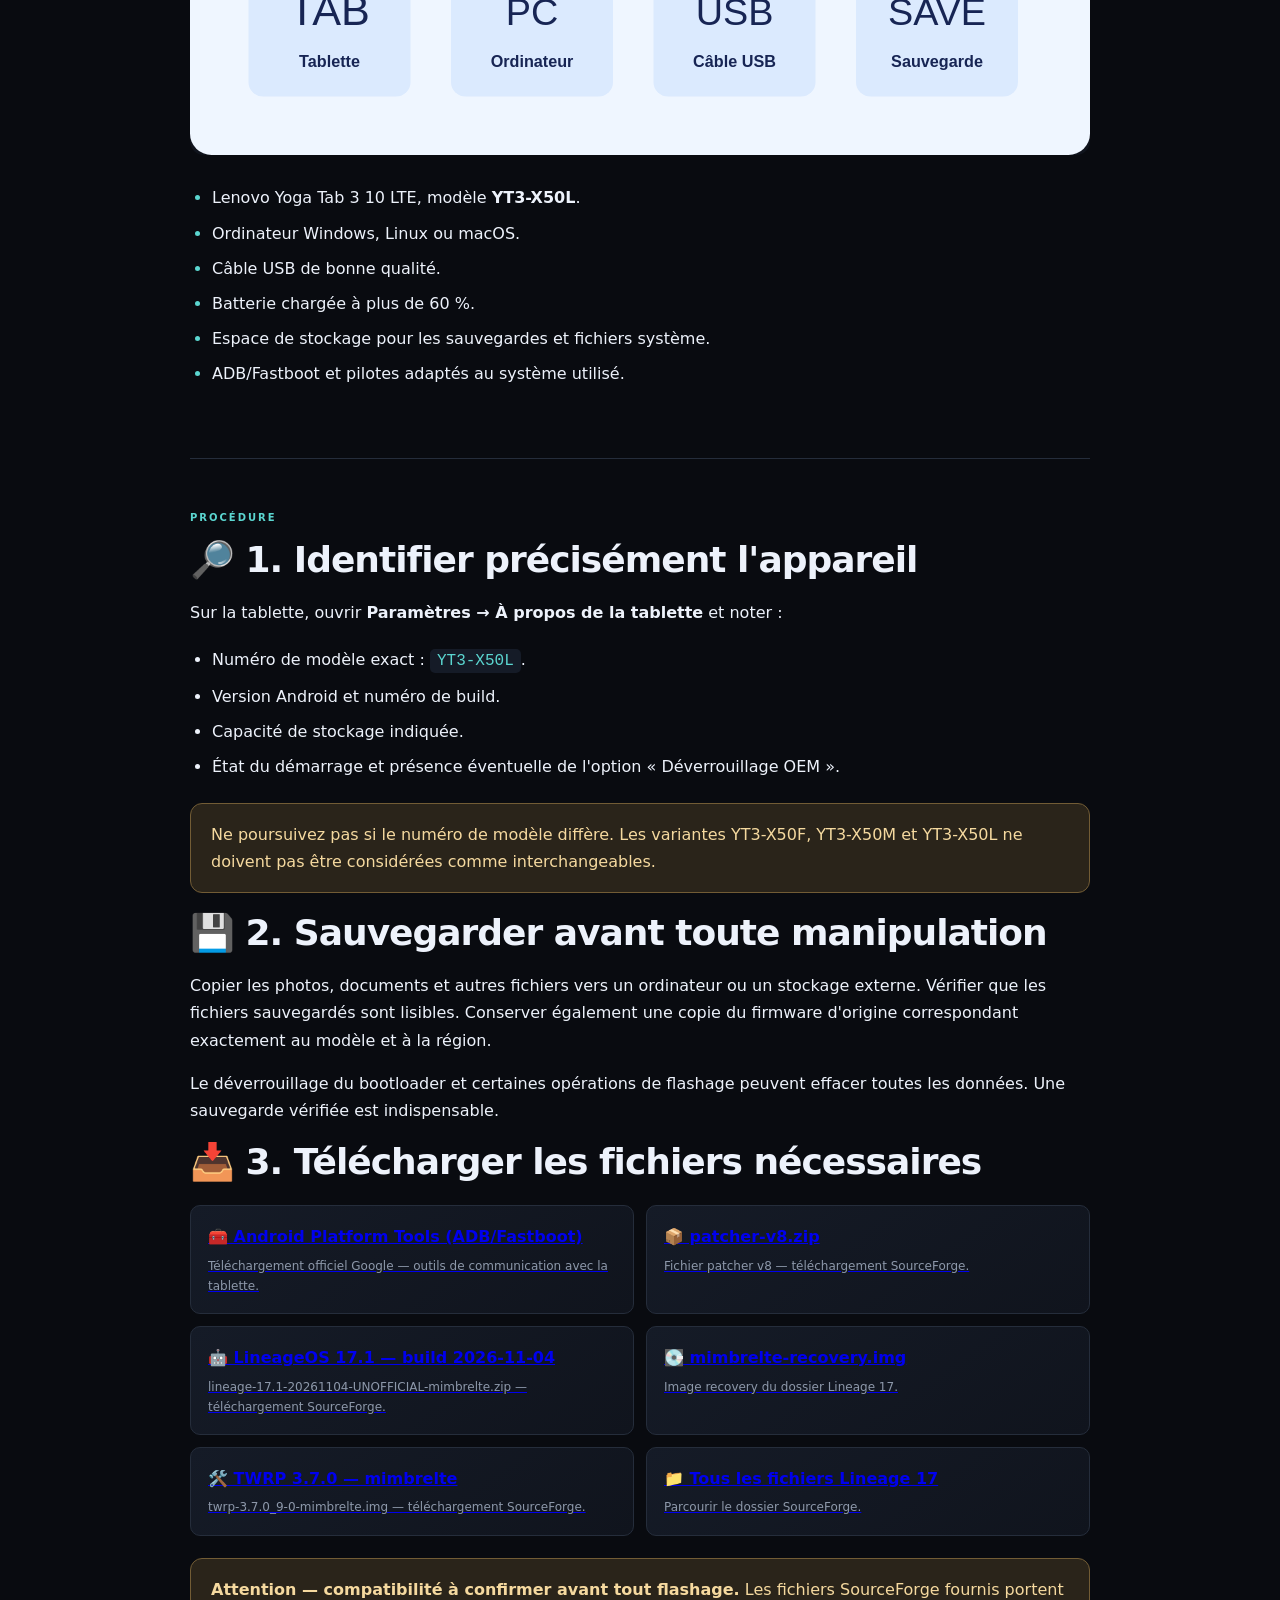
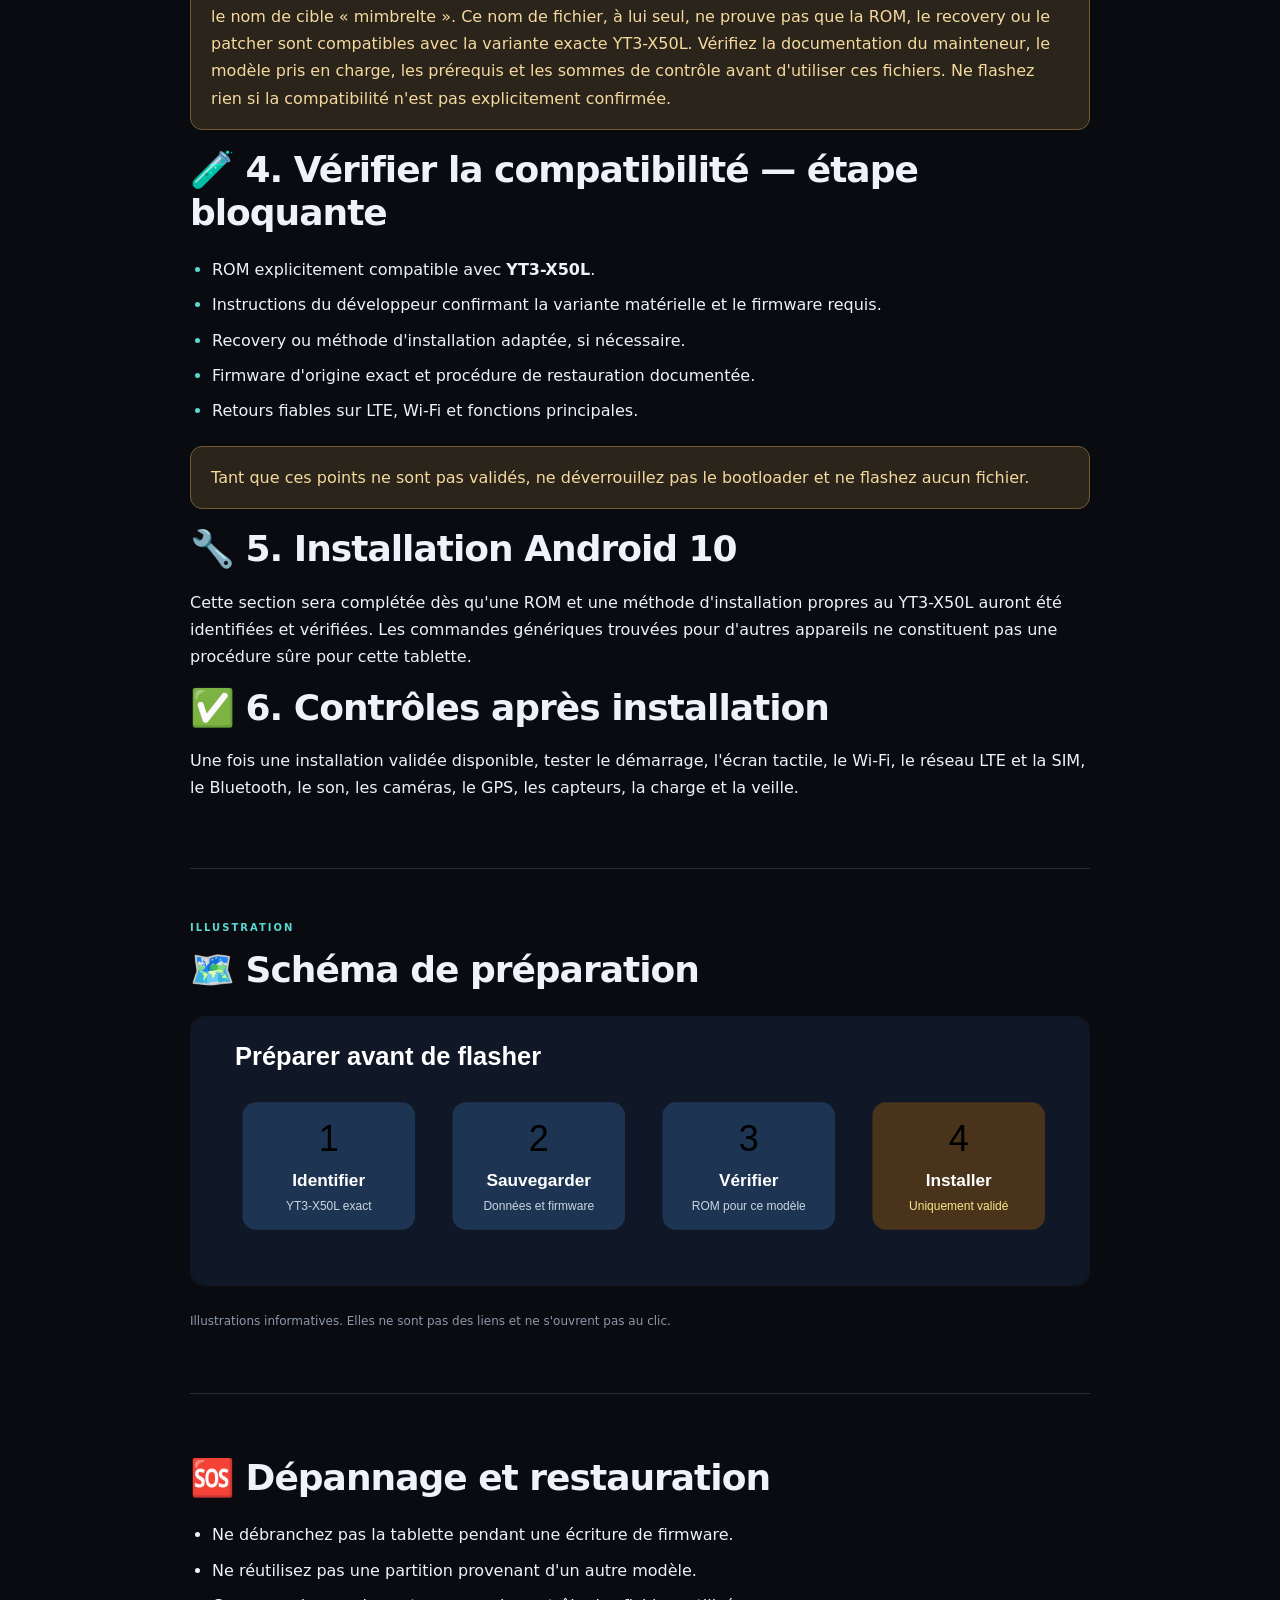
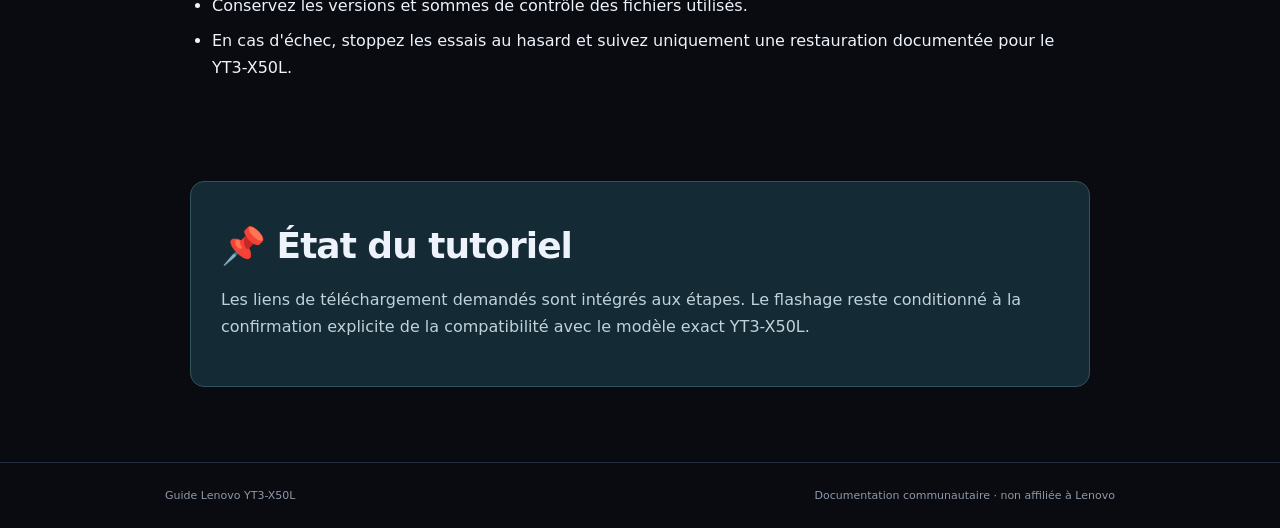
<file: android/install_android-10_on_lenovo_YT3-X50L.html>
---
permalink: /android/install_android-10_on_lenovo_YT3-X50L
---
<!doctype html>
<html lang="fr">
<head>
<meta charset="utf-8"><meta name="viewport" content="width=device-width,initial-scale=1">
<meta name="theme-color" content="#10141d"><meta name="description" content="Tutoriel de préparation Android 10 pour Lenovo Yoga Tab 3 YT3-X50L.">
<title>Android 10 · Lenovo YT3-X50L</title><style>
:root{--bg:#090b10;--panel:#10141d;--line:#252d3b;--txt:#edf2fb;--muted:#8d98aa;--mint:#5bd6d0;--blue:#a8a0ff;--amber:#f2c879}*{box-sizing:border-box}html{scroll-behavior:smooth}body{margin:0;background:var(--bg);color:var(--txt);font:16px/1.7 Inter,ui-sans-serif,system-ui,-apple-system,Segoe UI,sans-serif}.top{height:68px;padding:0 max(calc((100vw - 1050px)/2),24px);display:flex;align-items:center;justify-content:space-between;border-bottom:1px solid var(--line);position:sticky;top:0;background:#090b10ed;backdrop-filter:blur(12px);z-index:5}.brand{font:700 13px Inter,ui-sans-serif,system-ui,-apple-system,Segoe UI,sans-serif;letter-spacing:1.5px}.brand i{font-style:normal;color:var(--mint);margin-left:8px}.logo{display:inline-grid;place-items:center;background:var(--mint);color:#10251f;width:29px;height:29px;border-radius:8px;margin-right:9px}.github{font-size:12px;color:var(--mint)}main{max-width:950px;padding:0 25px;margin:auto}.hero{padding:90px 0 65px}.eyebrow{font-size:10px;letter-spacing:2px;font-weight:700;color:var(--mint)}h1,h2,h3{font-family:Inter,ui-sans-serif,system-ui,-apple-system,Segoe UI,sans-serif;line-height:1.2}h1{font-size:clamp(40px,7vw,68px);letter-spacing:-3px;margin:20px 0}h1 span{color:var(--blue)}h2{font-size:clamp(26px,4vw,36px);letter-spacing:-1px;margin:12px 0 18px}h3{font-size:18px;margin:0 0 6px}.lead{font-size:18px;color:var(--muted);max-width:690px}.notice,.warning{border:1px solid #725c35;background:#2a241a;border-radius:12px;padding:17px 20px;color:#f5d99f}.notice{margin:30px 0}.notice p{margin:5px 0 0;color:#e4d5b5}.meta{display:flex;gap:18px;flex-wrap:wrap;color:var(--muted);font-size:12px}.meta b{color:var(--txt)}.section{padding:50px 0;border-top:1px solid var(--line)}.muted{color:var(--muted)}.steps{display:grid;grid-template-columns:1fr 1fr;gap:12px;margin-top:25px}.steps article{display:flex;gap:17px;padding:19px;background:linear-gradient(145deg,#151b27,#10141d);border:1px solid var(--line);border-radius:12px}.steps article>b{font:700 24px Inter,ui-sans-serif,system-ui,-apple-system,Segoe UI,sans-serif;color:var(--mint)}.steps p{color:var(--muted);font-size:13px;margin:0}.steps .blocked{border-color:#765c35}.steps .blocked>b{color:var(--amber)}.diagram{display:block;width:100%;height:auto;border-radius:14px;margin:25px 0;background:#10141d;pointer-events:none;user-select:none;-webkit-user-drag:none}.check,section ul{padding-left:22px}li{padding:4px 0}.check li::marker{color:var(--mint)}code{background:#151b27;padding:3px 7px;border-radius:5px;color:var(--mint)}.warning{margin:18px 0}.resources{display:grid;grid-template-columns:1fr 1fr;gap:12px;margin:22px 0}.resources a{padding:17px;background:linear-gradient(145deg,#151b27,#10141d);border:1px solid var(--line);border-radius:10px;display:flex;flex-direction:column;gap:5px}.resources a:hover{border-color:var(--mint)}.resources span{font-size:12px;color:var(--muted)}.small{font-size:12px}.end{margin:30px 0 75px;padding:30px;background:#142a35;border:1px solid #31545a;border-radius:14px}.end p{color:#c1d2d9}.button{display:inline-block;background:var(--mint);color:#10251f;font-weight:700;padding:11px 17px;border-radius:8px;font-size:13px}footer{border-top:1px solid var(--line);padding:24px max(calc((100vw - 950px)/2),24px);display:flex;justify-content:space-between;gap:15px;color:var(--muted);font-size:11px}@media(max-width:650px){.steps,.resources{grid-template-columns:1fr}.hero{padding:65px 0 48px}h1{letter-spacing:-2px}.meta{gap:8px 15px}.top{padding:0 18px}footer{padding:22px;flex-direction:column}}

</style>
</head>
<body>
<header class="top"><a class="brand" href="../"><span class="logo">L</span> LENOVO <i>YT3-X50L</i></a><a class="github" href="../">← EPOK / PORTAIL</a></header>
<main id="top">
<section class="hero"><div class="eyebrow">GUIDE TECHNIQUE · YOGA TAB 3 10 LTE</div><h1>Installer Android 10<br><span>sur Lenovo YT3-X50L</span></h1><p class="lead">Le guide de préparation, de vérification et d'installation pour la variante LTE de la Yoga Tab 3 10 pouces.</p><div class="notice"><strong>⚠️ Compatibilité non confirmée</strong><p>À ce jour, aucune ROM Android 10 installable et vérifiée pour le YT3-X50L exact n'est référencée dans ce guide. Ne flashez pas une ROM d'un modèle voisin : cela peut rendre la tablette inutilisable.</p></div><div class="meta"><span>📱 Modèle ciblé : <b>YT3-X50L</b></span><span>🛠️ Niveau : avancé</span><span>📌 Guide en cours de validation</span></div></section>
<section class="section"><div class="eyebrow">VUE D'ENSEMBLE</div><h2>🧭 Les grandes étapes</h2><p class="muted">Suivez cet ordre. L'installation est bloquée tant que la compatibilité de la ROM n'est pas démontrée.</p>
<div class="steps">
<article><b>01</b><div><h3>🔎 Identifier la tablette</h3><p>Confirmer le modèle exact YT3-X50L, la variante LTE et la version logicielle.</p></div></article>
<article><b>02</b><div><h3>💾 Sauvegarder les données</h3><p>Copier les données personnelles et conserver le firmware d'origine approprié.</p></div></article>
<article><b>03</b><div><h3>📦 Préparer les outils</h3><p>Installer ADB/Fastboot et récupérer uniquement les fichiers destinés à ce modèle.</p></div></article>
<article><b>04</b><div><h3>🧪 Vérifier la ROM</h3><p>Confirmer la compatibilité YT3-X50L, le recovery et la méthode d'installation.</p></div></article>
<article class="blocked"><b>05</b><div><h3>⚠️ Installer Android 10</h3><p>Étape non publiée : aucune procédure de flashage fiable n'est validée pour le moment.</p></div></article>
<article><b>06</b><div><h3>✅ Tester les fonctions</h3><p>Contrôler LTE, Wi-Fi, Bluetooth, son, caméras, GPS, charge et veille.</p></div></article>
</div></section>
<section class="section"><div class="eyebrow">AVANT DE COMMENCER</div><h2>🧰 Matériel et prérequis</h2><img class="diagram" src="../images/materiel.svg" alt="Illustration du matériel nécessaire : tablette, ordinateur, câble USB et sauvegarde"><ul class="check"><li>Lenovo Yoga Tab 3 10 LTE, modèle <b>YT3-X50L</b>.</li><li>Ordinateur Windows, Linux ou macOS.</li><li>Câble USB de bonne qualité.</li><li>Batterie chargée à plus de 60 %.</li><li>Espace de stockage pour les sauvegardes et fichiers système.</li><li>ADB/Fastboot et pilotes adaptés au système utilisé.</li></ul></section>
<section class="section"><div class="eyebrow">PROCÉDURE</div><h2 id="identifier">🔎 1. Identifier précisément l'appareil</h2><p>Sur la tablette, ouvrir <b>Paramètres → À propos de la tablette</b> et noter :</p><ul><li>Numéro de modèle exact : <code>YT3-X50L</code>.</li><li>Version Android et numéro de build.</li><li>Capacité de stockage indiquée.</li><li>État du démarrage et présence éventuelle de l'option « Déverrouillage OEM ».</li></ul><p class="warning">Ne poursuivez pas si le numéro de modèle diffère. Les variantes YT3-X50F, YT3-X50M et YT3-X50L ne doivent pas être considérées comme interchangeables.</p>
<h2 id="sauvegarder">💾 2. Sauvegarder avant toute manipulation</h2><p>Copier les photos, documents et autres fichiers vers un ordinateur ou un stockage externe. Vérifier que les fichiers sauvegardés sont lisibles. Conserver également une copie du firmware d'origine correspondant exactement au modèle et à la région.</p><p>Le déverrouillage du bootloader et certaines opérations de flashage peuvent effacer toutes les données. Une sauvegarde vérifiée est indispensable.</p>
<h2 id="telechargements">📥 3. Télécharger les fichiers nécessaires</h2><div class="resources">
<a href="https://developer.android.com/tools/releases/platform-tools?hl=fr" target="_blank" rel="noopener noreferrer"><b>🧰 Android Platform Tools (ADB/Fastboot)</b><span>Téléchargement officiel Google — outils de communication avec la tablette.</span></a>
<a href="https://sourceforge.net/projects/lenovo-yoga-tab-3-builds/files/Lineage%2017/patcher-v8.zip/download" target="_blank" rel="noopener noreferrer"><b>📦 patcher-v8.zip</b><span>Fichier patcher v8 — téléchargement SourceForge.</span></a>
<a href="https://sourceforge.net/projects/lenovo-yoga-tab-3-builds/files/Lineage%2017/lineage-17.1-20261104-UNOFFICIAL-mimbrelte.zip/download" target="_blank" rel="noopener noreferrer"><b>🤖 LineageOS 17.1 — build 2026-11-04</b><span>lineage-17.1-20261104-UNOFFICIAL-mimbrelte.zip — téléchargement SourceForge.</span></a>
<a href="https://sourceforge.net/projects/lenovo-yoga-tab-3-builds/files/Lineage%2017/mimbrelte-recovery.img/download" target="_blank" rel="noopener noreferrer"><b>💽 mimbrelte-recovery.img</b><span>Image recovery du dossier Lineage 17.</span></a>
<a href="https://sourceforge.net/projects/twrp-msm8909/files/twrp-3.7.0_9-0-mimbrelte.img/download" target="_blank" rel="noopener noreferrer"><b>🛠️ TWRP 3.7.0 — mimbrelte</b><span>twrp-3.7.0_9-0-mimbrelte.img — téléchargement SourceForge.</span></a>
<a href="https://sourceforge.net/projects/lenovo-yoga-tab-3-builds/files/Lineage%2017/" target="_blank" rel="noopener noreferrer"><b>📁 Tous les fichiers Lineage 17</b><span>Parcourir le dossier SourceForge.</span></a>
</div><p class="warning"><b>Attention — compatibilité à confirmer avant tout flashage.</b> Les fichiers SourceForge fournis portent le nom de cible « mimbrelte ». Ce nom de fichier, à lui seul, ne prouve pas que la ROM, le recovery ou le patcher sont compatibles avec la variante exacte YT3-X50L. Vérifiez la documentation du mainteneur, le modèle pris en charge, les prérequis et les sommes de contrôle avant d'utiliser ces fichiers. Ne flashez rien si la compatibilité n'est pas explicitement confirmée.</p>
<h2 id="compatibilite">🧪 4. Vérifier la compatibilité — étape bloquante</h2><ul class="check"><li>ROM explicitement compatible avec <b>YT3-X50L</b>.</li><li>Instructions du développeur confirmant la variante matérielle et le firmware requis.</li><li>Recovery ou méthode d'installation adaptée, si nécessaire.</li><li>Firmware d'origine exact et procédure de restauration documentée.</li><li>Retours fiables sur LTE, Wi-Fi et fonctions principales.</li></ul><p class="warning">Tant que ces points ne sont pas validés, ne déverrouillez pas le bootloader et ne flashez aucun fichier.</p>
<h2 id="installation">🔧 5. Installation Android 10</h2><p>Cette section sera complétée dès qu'une ROM et une méthode d'installation propres au YT3-X50L auront été identifiées et vérifiées. Les commandes génériques trouvées pour d'autres appareils ne constituent pas une procédure sûre pour cette tablette.</p>
<h2 id="tests">✅ 6. Contrôles après installation</h2><p>Une fois une installation validée disponible, tester le démarrage, l'écran tactile, le Wi-Fi, le réseau LTE et la SIM, le Bluetooth, le son, les caméras, le GPS, les capteurs, la charge et la veille.</p></section>
<section class="section"><div class="eyebrow">ILLUSTRATION</div><h2>🗺️ Schéma de préparation</h2><img class="diagram" src="../images/etapes.svg" alt="Schéma des étapes : identifier, sauvegarder, vérifier et installer uniquement si compatible"><p class="muted small">Illustrations informatives. Elles ne sont pas des liens et ne s'ouvrent pas au clic.</p></section>
<section class="section"><h2>🆘 Dépannage et restauration</h2><ul><li>Ne débranchez pas la tablette pendant une écriture de firmware.</li><li>Ne réutilisez pas une partition provenant d'un autre modèle.</li><li>Conservez les versions et sommes de contrôle des fichiers utilisés.</li><li>En cas d'échec, stoppez les essais au hasard et suivez uniquement une restauration documentée pour le YT3-X50L.</li></ul></section>
<section class="end"><h2>📌 État du tutoriel</h2><p>Les liens de téléchargement demandés sont intégrés aux étapes. Le flashage reste conditionné à la confirmation explicite de la compatibilité avec le modèle exact YT3-X50L.</p></section>
</main><footer><span>Guide Lenovo YT3-X50L</span><span>Documentation communautaire · non affiliée à Lenovo</span></footer>
</body></html>
</file>
